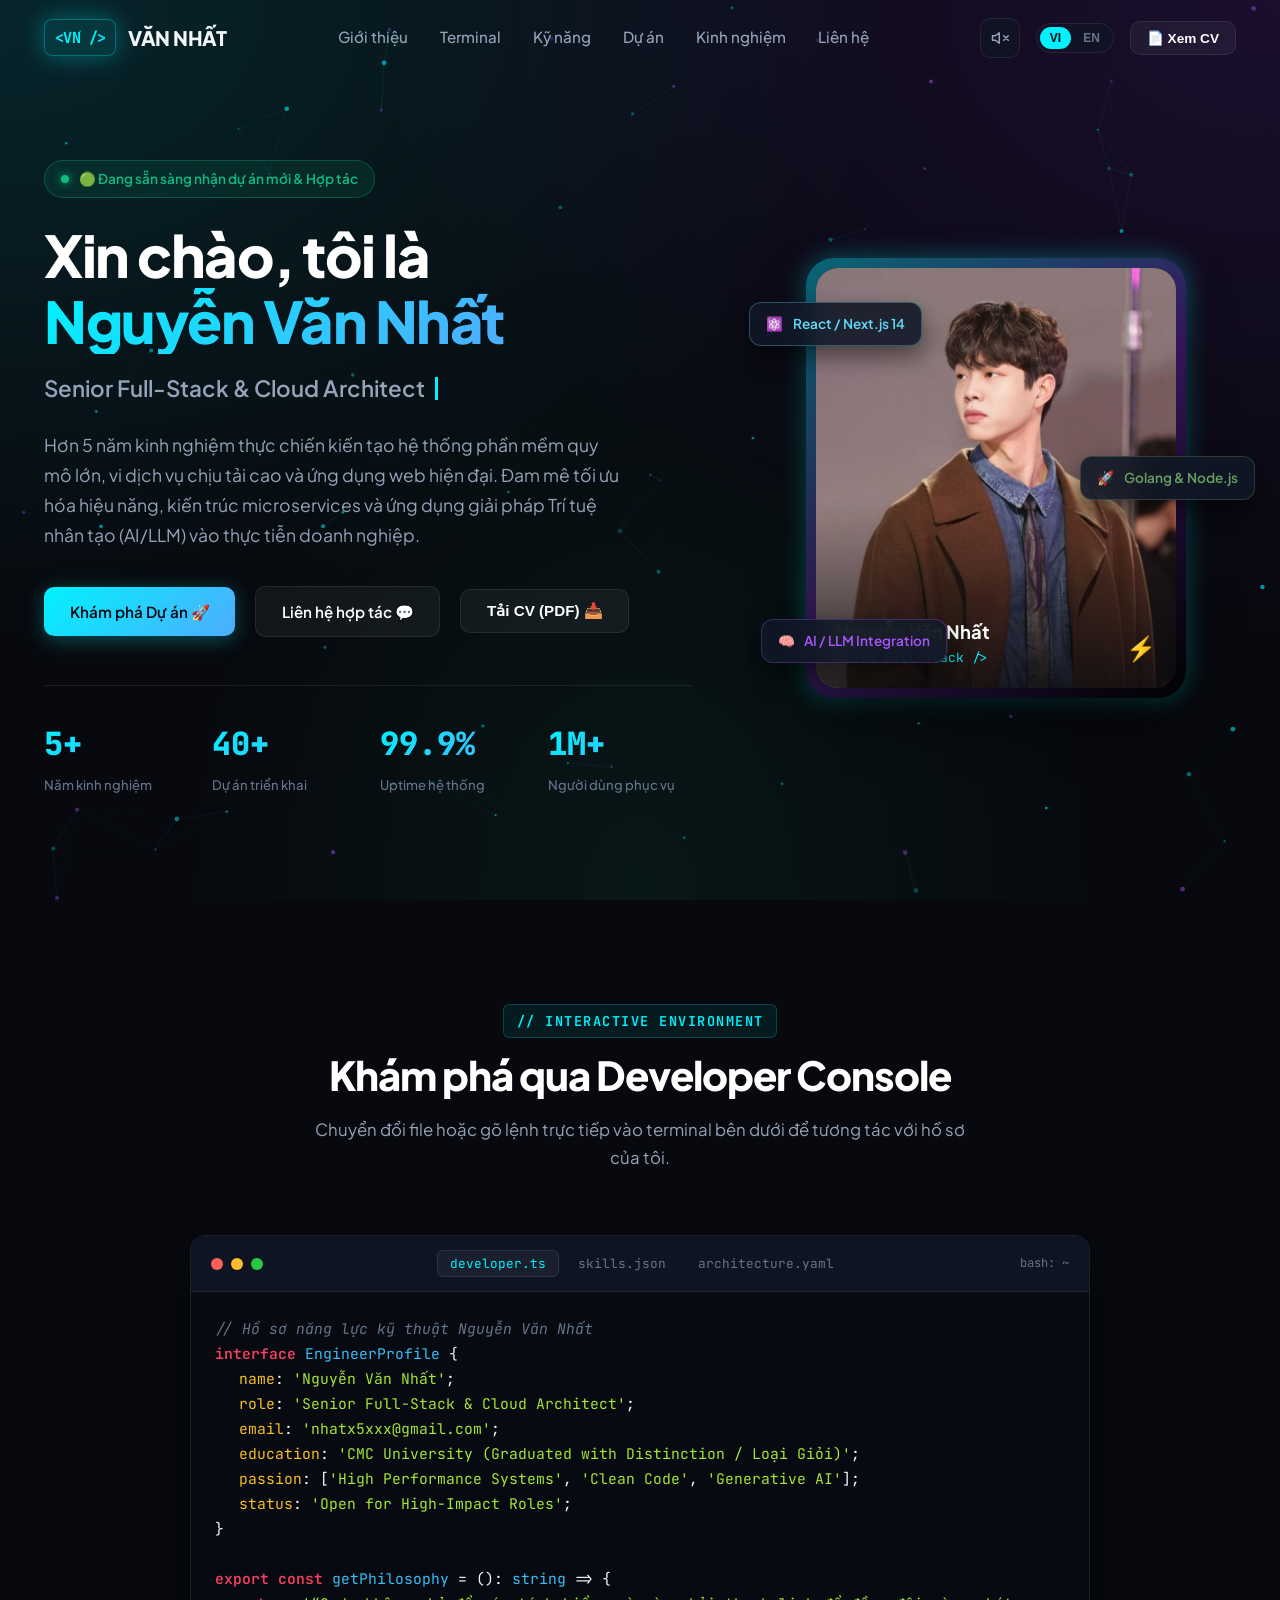
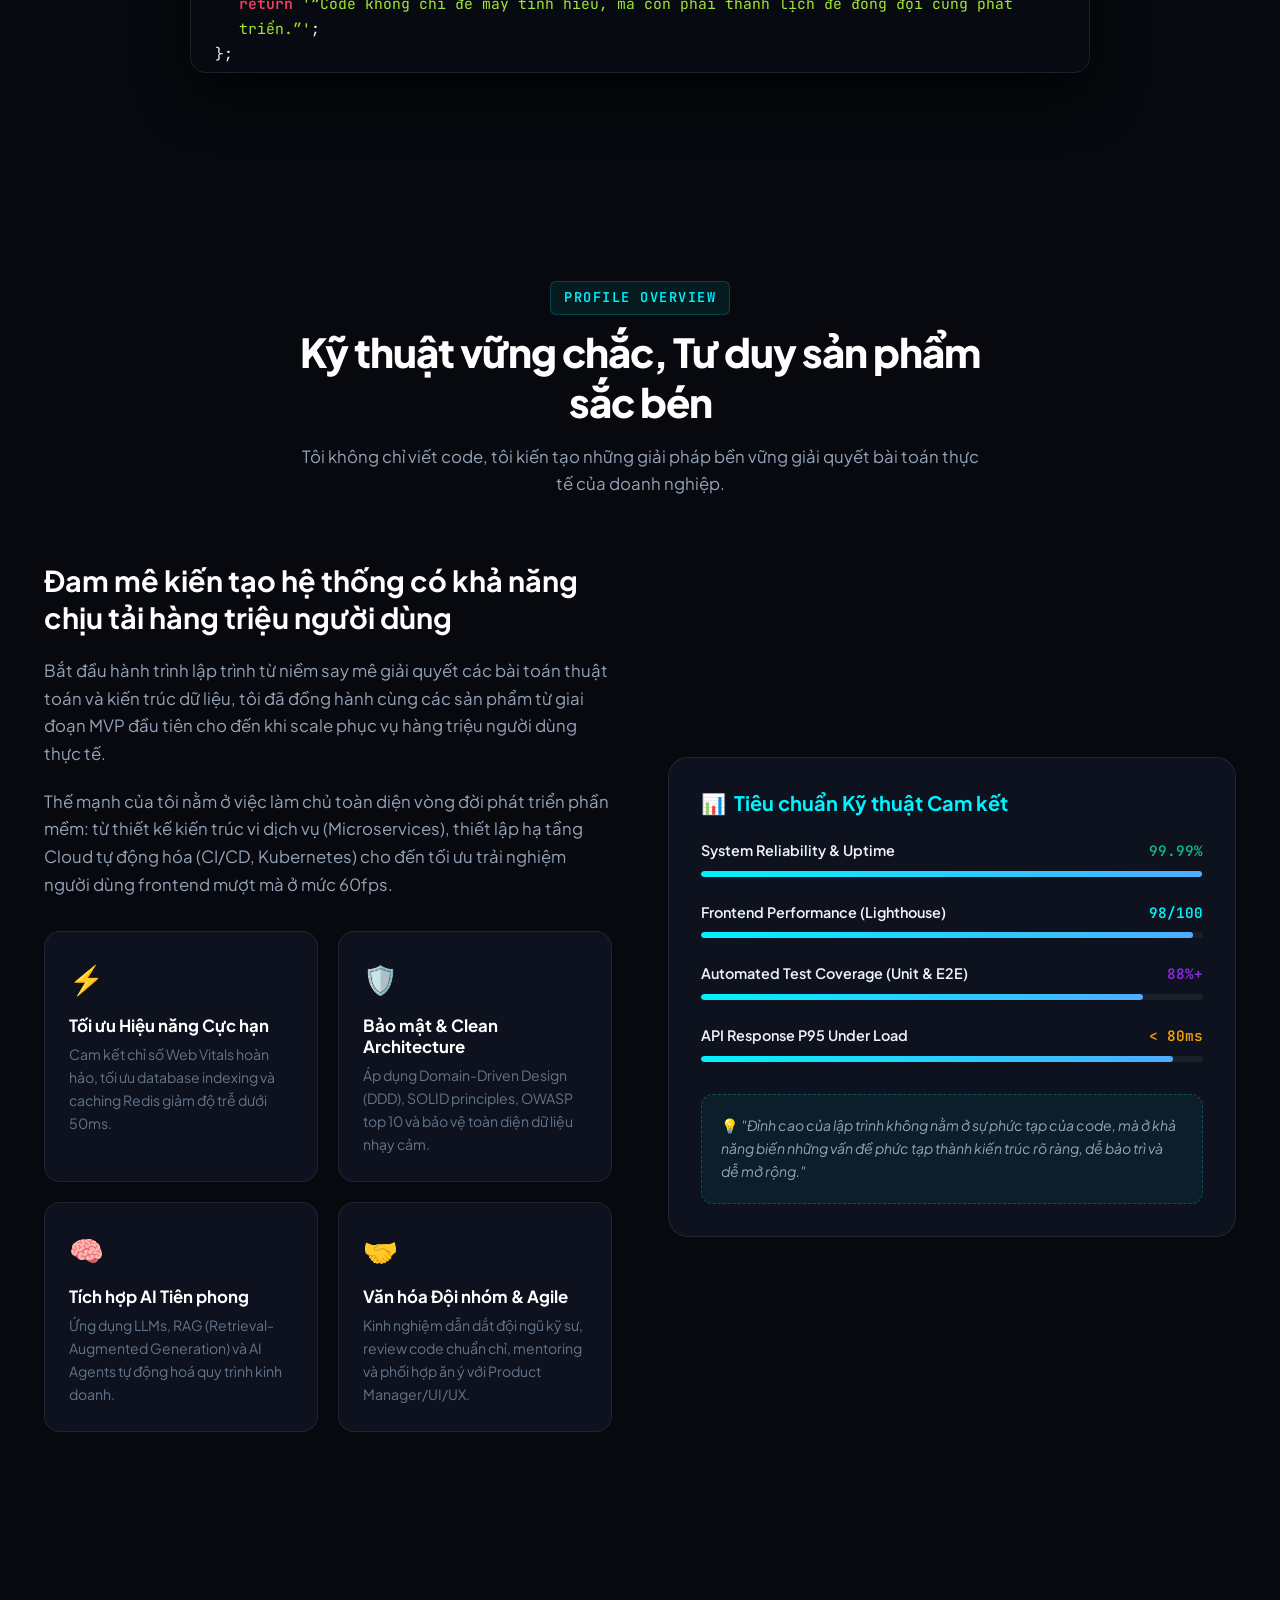
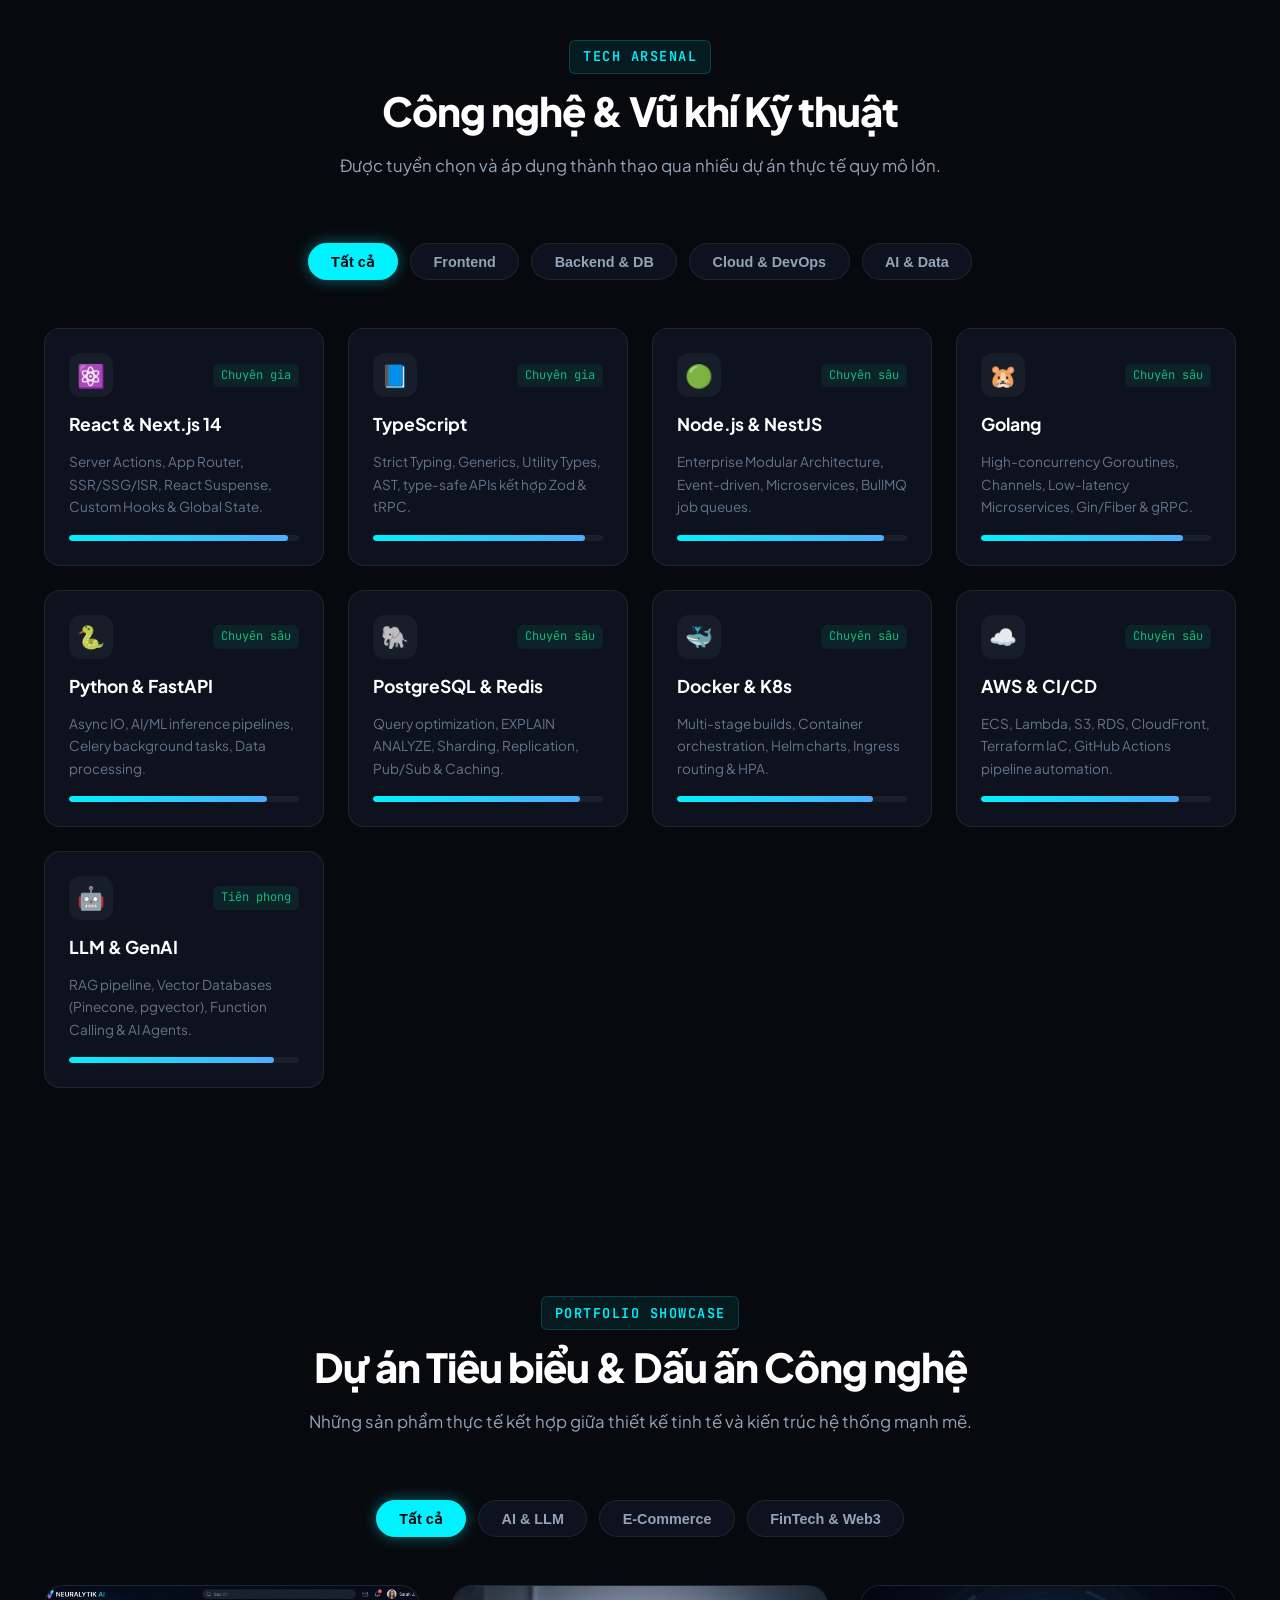
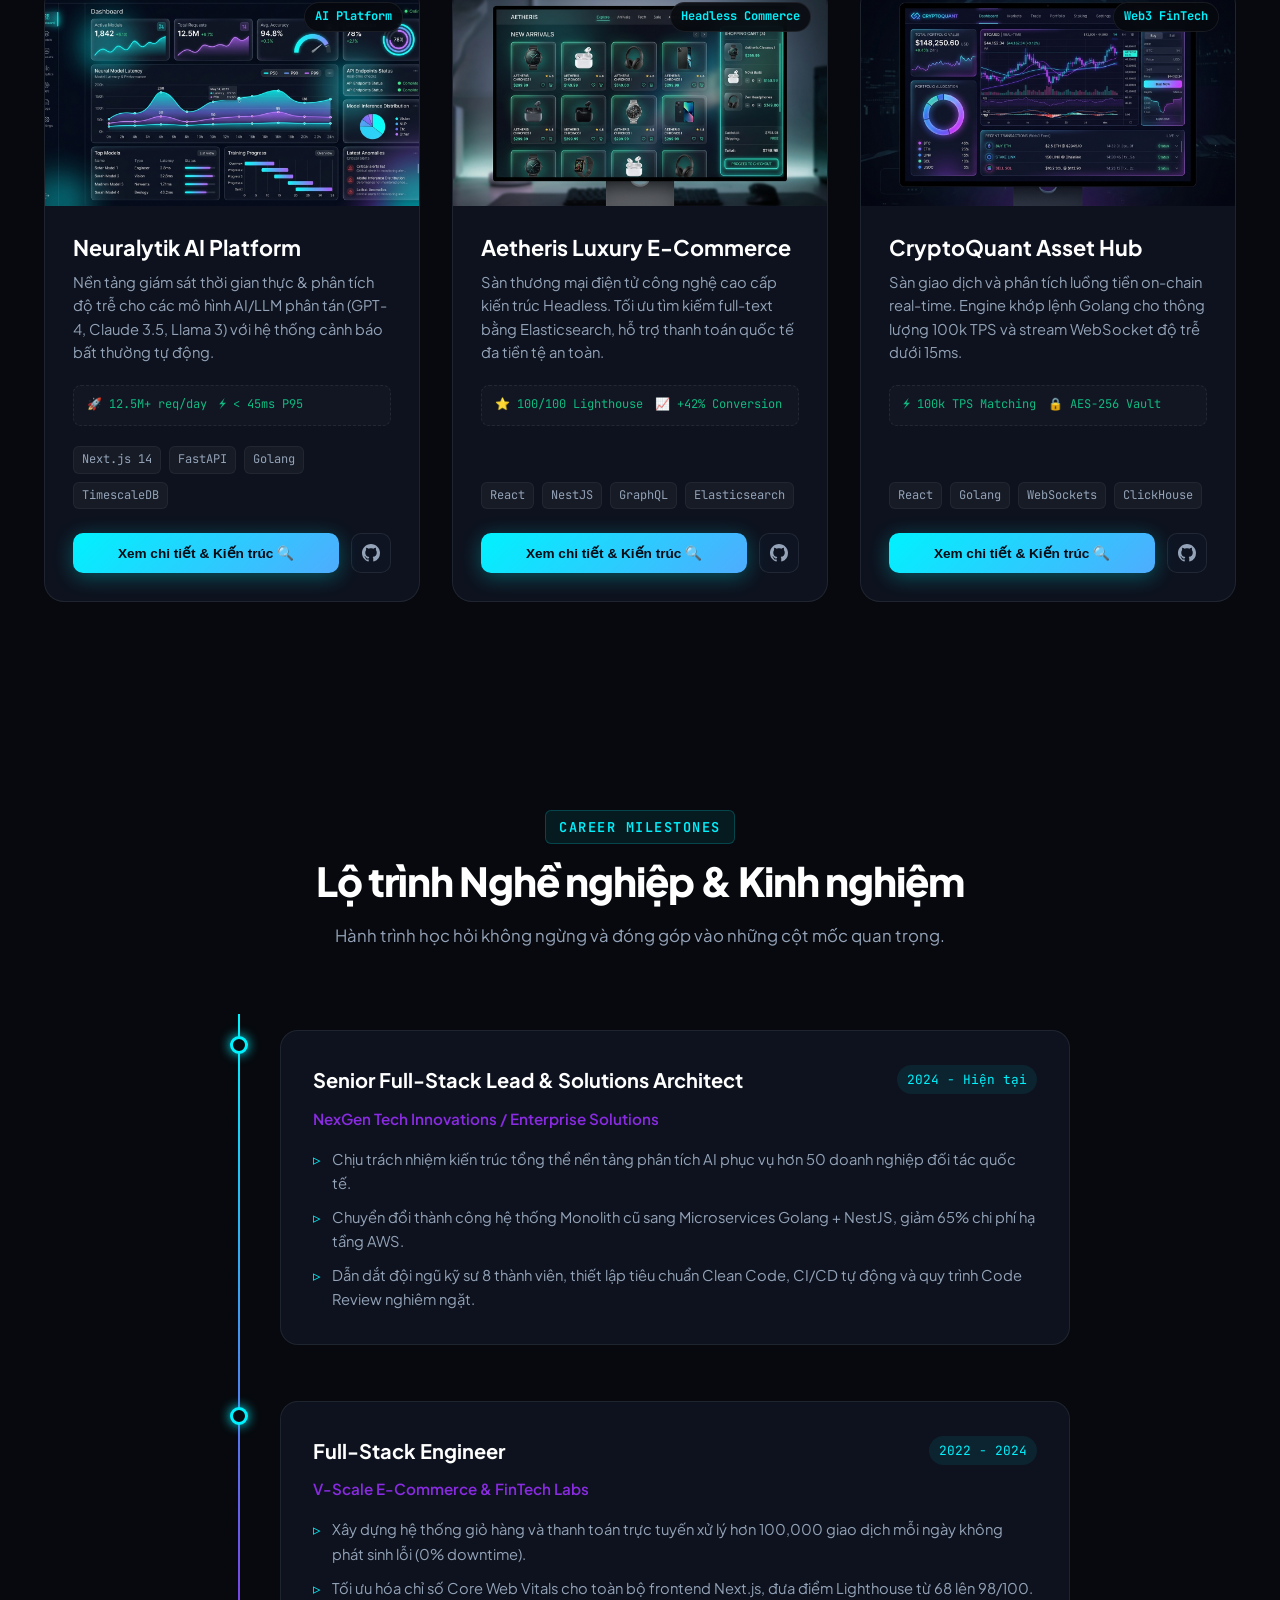
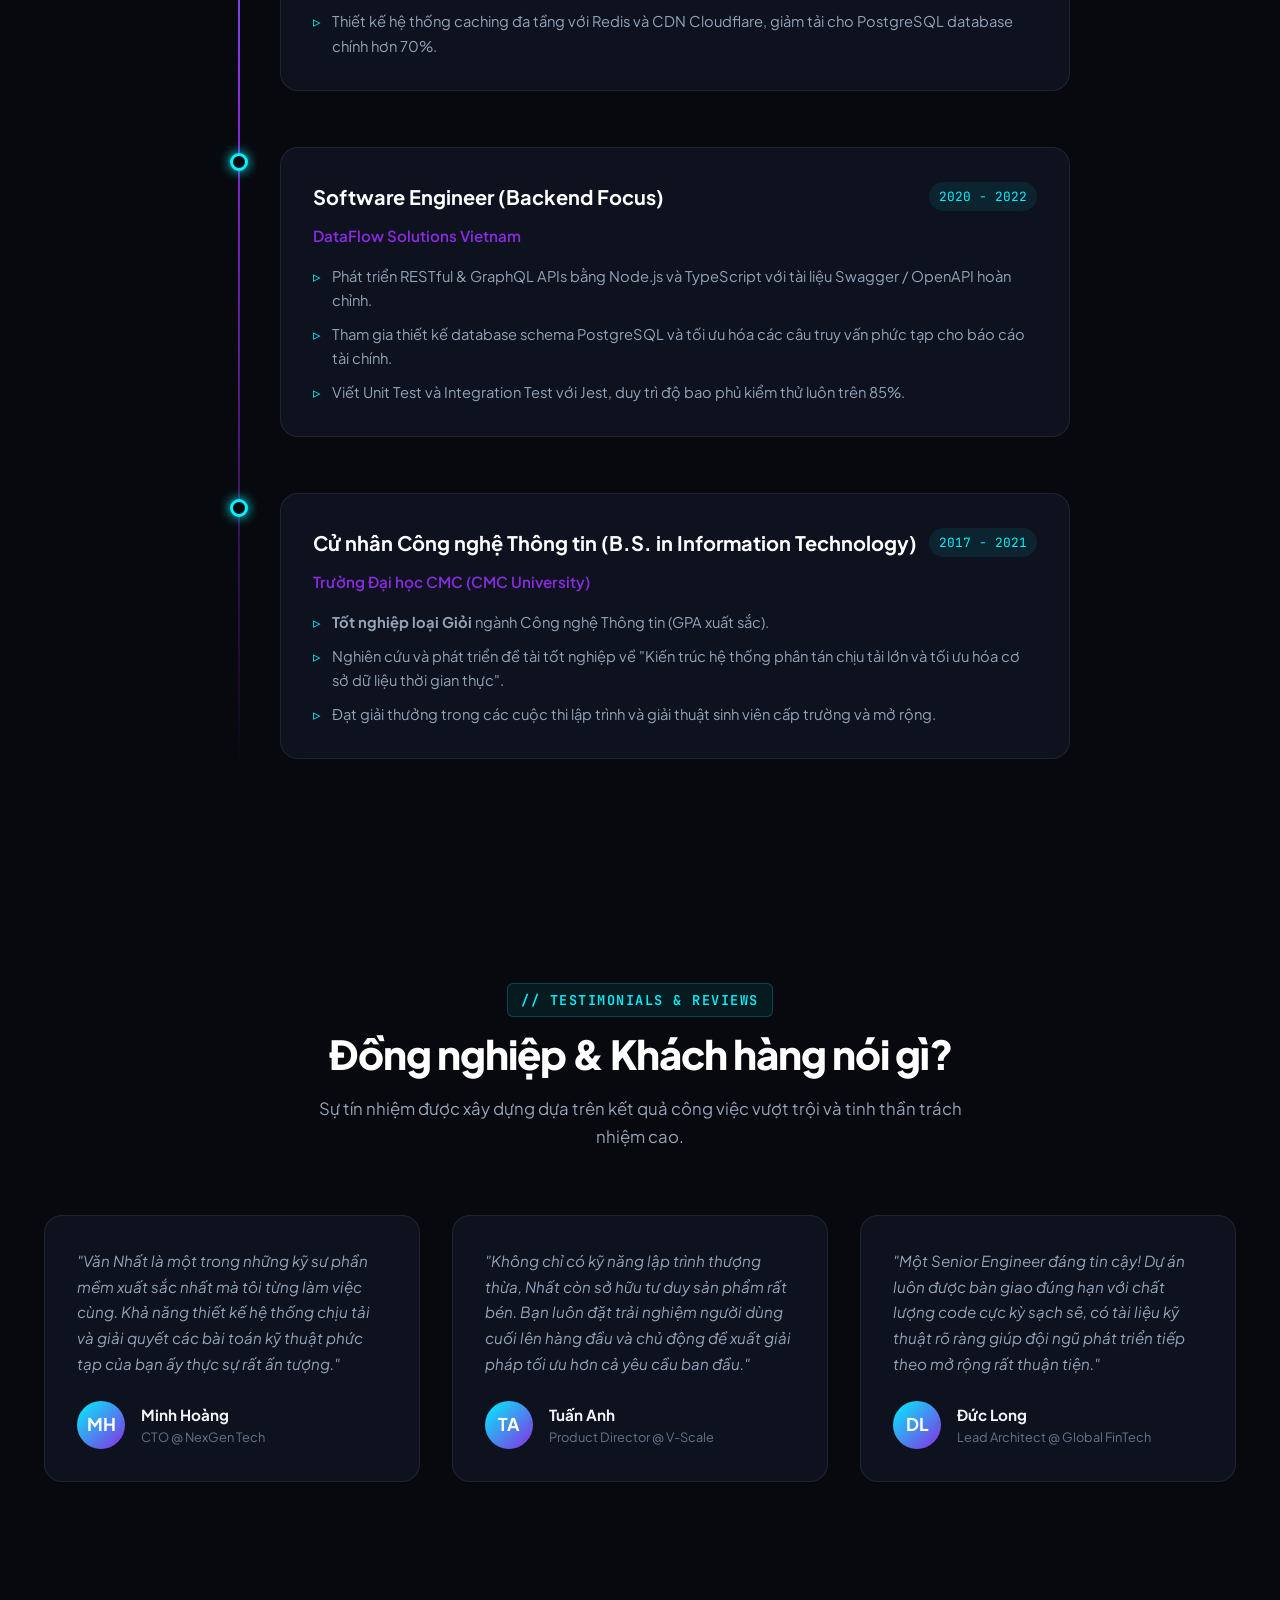
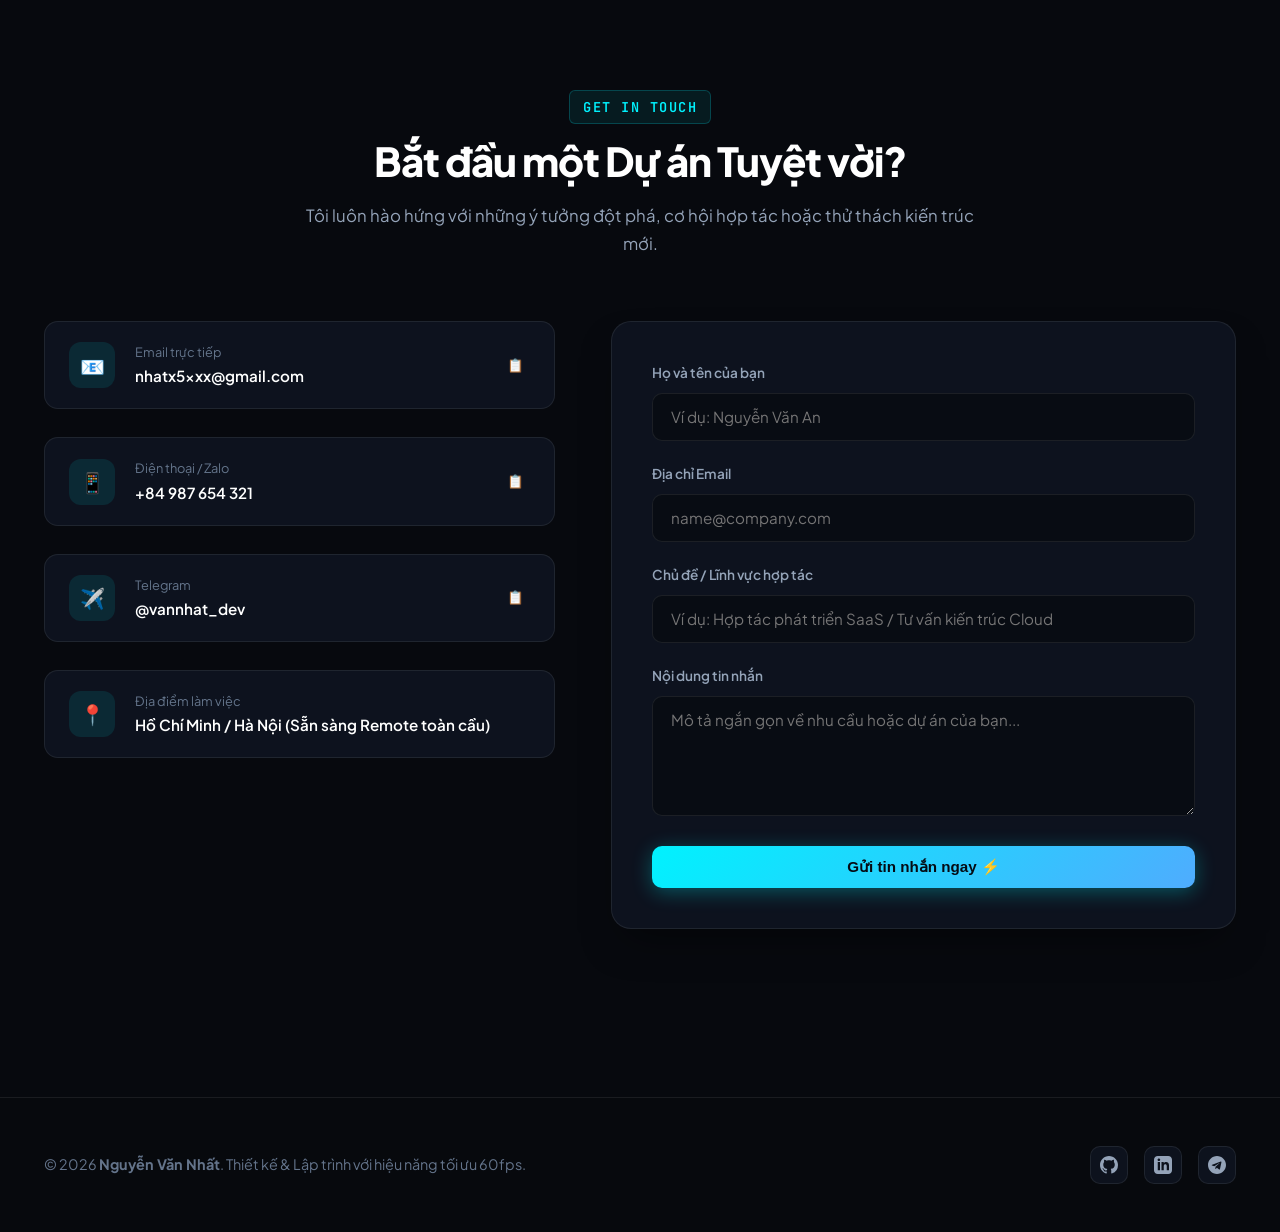
<file: index.html>
<!DOCTYPE html>
<html lang="vi">
<head>
  <meta charset="UTF-8">
  <meta name="viewport" content="width=device-width, initial-scale=1.0">
  <title>Nguyễn Văn Nhất | Senior Full-Stack Engineer & Cloud Architect</title>
  <meta name="description" content="Portfolio chuyên nghiệp của Nguyễn Văn Nhất - Tốt nghiệp loại Giỏi Đại học CMC, Senior Full-Stack Engineer & Cloud Solutions Architect với 5+ năm kinh nghiệm vi dịch vụ và AI.">
  <meta name="keywords" content="Nguyễn Văn Nhất, Văn Nhất, Đại học CMC, Software Engineer, Full-Stack Developer, Cloud Architect, Next.js, TypeScript, Golang, AI Developer">
  <meta name="author" content="Nguyễn Văn Nhất">

  <!-- Open Graph / Meta Social -->
  <meta property="og:type" content="website">
  <meta property="og:title" content="Nguyễn Văn Nhất | Senior Full-Stack Engineer">
  <meta property="og:description" content="Kiến tạo phần mềm hiệu năng cao, vi dịch vụ chịu tải lớn và giải pháp AI tiên tiến.">
  <meta property="og:image" content="assets/images/avatar.jpg">

  <!-- Favicon -->
  <link rel="icon" type="image/svg+xml" href="data:image/svg+xml,<svg xmlns='http://www.w3.org/2000/svg' viewBox='0 0 100 100'><rect width='100' height='100' rx='25' fill='%2307090e'/><text x='50%' y='55%' dominant-baseline='middle' text-anchor='middle' font-family='monospace' font-weight='900' font-size='42' fill='%2300f2fe'>&lt;VN/&gt;</text></svg>">

  <!-- Stylesheet -->
  <link rel="stylesheet" href="css/style.css">
</head>
<body>

  <!-- Background Particle Constellation Canvas -->
  <canvas id="particles-canvas"></canvas>

  
  <!-- SECTION: navbar.html -->
<!-- ==========================================================================
     NAVBAR SECTION
     Chỉnh sửa logo thương hiệu, các liên kết menu và nút hành động
     ========================================================================== -->
<header class="navbar">
  <div class="container nav-container">
    <a href="#hero" class="nav-brand">
      <span class="brand-badge">&lt;VN /&gt;</span>
      <span>VĂN NHẤT</span>
    </a>

    <nav>
      <ul class="nav-links" id="nav-links">
        <li><a href="#about" class="nav-link" data-i18n="navAbout">Giới thiệu</a></li>
        <li><a href="#console" class="nav-link">Terminal</a></li>
        <li><a href="#skills" class="nav-link" data-i18n="navSkills">Kỹ năng</a></li>
        <li><a href="#projects" class="nav-link" data-i18n="navProjects">Dự án</a></li>
        <li><a href="#experience" class="nav-link" data-i18n="navExp">Kinh nghiệm</a></li>
        <li><a href="#contact" class="nav-link" data-i18n="navContact">Liên hệ</a></li>
      </ul>
    </nav>

    <div class="nav-actions">
      <!-- Sound Toggle -->
      <button class="icon-btn" id="sound-toggle-btn" title="Bật/Tắt hiệu ứng âm thanh">
        <svg id="sound-icon" width="18" height="18" fill="none" stroke="currentColor" stroke-width="2" stroke-linecap="round" stroke-linejoin="round" viewBox="0 0 24 24">
          <path d="M11 5L6 9H2v6h4l5 4V5zM23 9l-6 6M17 9l6 6"/>
        </svg>
      </button>

      <!-- Language Switcher -->
      <div class="lang-switch">
        <button class="lang-btn active" id="lang-vi-btn">VI</button>
        <button class="lang-btn" id="lang-en-btn">EN</button>
      </div>

      <!-- CV Modal Trigger -->
      <button class="btn btn-secondary btn-sm open-cv-btn" data-i18n="cvBtn">
        📄 Xem CV
      </button>

      <!-- Mobile Menu Toggle -->
      <button class="mobile-toggle" id="mobile-toggle" aria-label="Toggle Navigation">
        ☰
      </button>
    </div>
  </div>
</header>


  <!-- SECTION: hero.html -->
<!-- ==========================================================================
     HERO SECTION
     Chỉnh sửa tiêu đề mở đầu, họ tên, mô tả ngắn, số liệu thống kê & avatar
     ========================================================================== -->
<section class="hero" id="hero">
  <div class="container hero-grid">
    <!-- Cột trái: Thông tin giới thiệu & Kêu gọi hành động -->
    <div class="hero-content">
      <div class="hero-badge-wrap">
        <span class="status-dot"></span>
        <span data-i18n="statusBadge">🟢 Đang sẵn sàng nhận dự án mới & Hợp tác</span>
      </div>

      <h1 class="hero-title">
        Xin chào, tôi là <br>
        <span class="gradient-text">Nguyễn Văn Nhất</span>
      </h1>

      <div class="hero-subtitle-box">
        <span id="hero-typed-text"></span>
        <span class="typed-cursor"></span>
      </div>

      <p class="hero-desc" data-i18n="heroDesc">
        Hơn 5 năm kinh nghiệm thực chiến kiến tạo hệ thống phần mềm quy mô lớn, vi dịch vụ chịu tải cao và ứng dụng web hiện đại. Đam mê tối ưu hóa hiệu năng, kiến trúc microservices và ứng dụng giải pháp Trí tuệ nhân tạo (AI/LLM) vào thực tiễn doanh nghiệp.
      </p>

      <div class="hero-cta-group">
        <a href="#projects" class="btn btn-primary" data-i18n="ctaProjects">
          Khám phá Dự án 🚀
        </a>
        <a href="#contact" class="btn btn-secondary" data-i18n="ctaContact">
          Liên hệ hợp tác 💬
        </a>
        <button class="btn btn-secondary open-cv-btn">
          Tải CV (PDF) 📥
        </button>
      </div>

      <!-- Bộ đếm chỉ số thực tế -->
      <div class="hero-stats">
        <div class="stat-item">
          <span class="stat-number" data-target="5" data-suffix="+">0+</span>
          <span class="stat-label" data-i18n="statExp">Năm kinh nghiệm</span>
        </div>
        <div class="stat-item">
          <span class="stat-number" data-target="40" data-suffix="+">0+</span>
          <span class="stat-label" data-i18n="statProjects">Dự án triển khai</span>
        </div>
        <div class="stat-item">
          <span class="stat-number" data-target="99.9" data-suffix="%">0%</span>
          <span class="stat-label" data-i18n="statUptime">Uptime hệ thống</span>
        </div>
        <div class="stat-item">
          <span class="stat-number" data-target="1" data-suffix="M+">0M+</span>
          <span class="stat-label" data-i18n="statUsers">Người dùng phục vụ</span>
        </div>
      </div>
    </div>

    <!-- Cột phải: Thẻ Avatar 3D & Huy hiệu công nghệ -->
    <div class="hero-visual">
      <div class="avatar-wrapper">
        <div class="avatar-inner">
          <img src="assets/images/image.png" alt="Nguyễn Văn Nhất - Software Engineer" class="avatar-img">
          <div class="avatar-overlay"></div>
          <div class="avatar-caption">
            <div>
              <div class="caption-name">Nguyễn Văn Nhất</div>
              <div class="caption-role">&lt;Lead Full-Stack /&gt;</div>
            </div>
            <div style="font-size: 1.5rem;">⚡</div>
          </div>
        </div>

        <!-- Floating Badges -->
        <div class="floating-badge badge-react">
          <span>⚛️</span>
          <span>React / Next.js 14</span>
        </div>

        <div class="floating-badge badge-node">
          <span>🚀</span>
          <span>Golang & Node.js</span>
        </div>

        <div class="floating-badge badge-ai">
          <span>🧠</span>
          <span>AI / LLM Integration</span>
        </div>
      </div>
    </div>
  </div>
</section>


  <!-- SECTION: terminal.html -->
<!-- ==========================================================================
     TERMINAL & DEVELOPER CONSOLE SECTION
     Chỉnh sửa các tab code mẫu và lệnh dòng lệnh CLI
     ========================================================================== -->
<section class="section-console" id="console">
  <div class="container">
    <div class="section-header">
      <span class="section-tag">// INTERACTIVE ENVIRONMENT</span>
      <h2 class="section-title">Khám phá qua Developer Console</h2>
      <p class="section-subtitle">Chuyển đổi file hoặc gõ lệnh trực tiếp vào terminal bên dưới để tương tác với hồ sơ của tôi.</p>
    </div>

    <div class="terminal-wrapper">
      <div class="terminal-header">
        <div class="terminal-controls">
          <span class="term-dot term-red"></span>
          <span class="term-dot term-yellow"></span>
          <span class="term-dot term-green"></span>
        </div>

        <div class="terminal-tabs">
          <button class="term-tab active" data-target="tab-dev">developer.ts</button>
          <button class="term-tab" data-target="tab-skills">skills.json</button>
          <button class="term-tab" data-target="tab-arch">architecture.yaml</button>
        </div>

        <div class="terminal-actions">
          <span>bash: ~</span>
        </div>
      </div>

      <div class="terminal-body">
        <!-- Tab 1: developer.ts -->
        <div class="terminal-content active" id="tab-dev">
          <div><span class="code-comment">// Hồ sơ năng lực kỹ thuật Nguyễn Văn Nhất</span></div>
          <div><span class="code-keyword">interface</span> <span class="code-fn">EngineerProfile</span> {</div>
          <div style="padding-left: 1.5rem;"><span class="code-prop">name</span>: <span class="code-string">'Nguyễn Văn Nhất'</span>;</div>
          <div style="padding-left: 1.5rem;"><span class="code-prop">role</span>: <span class="code-string">'Senior Full-Stack & Cloud Architect'</span>;</div>
          <div style="padding-left: 1.5rem;"><span class="code-prop">email</span>: <span class="code-string">'nhatx5xxx@gmail.com'</span>;</div>
          <div style="padding-left: 1.5rem;"><span class="code-prop">education</span>: <span class="code-string">'CMC University (Graduated with Distinction / Loại Giỏi)'</span>;</div>
          <div style="padding-left: 1.5rem;"><span class="code-prop">passion</span>: [<span class="code-string">'High Performance Systems'</span>, <span class="code-string">'Clean Code'</span>, <span class="code-string">'Generative AI'</span>];</div>
          <div style="padding-left: 1.5rem;"><span class="code-prop">status</span>: <span class="code-string">'Open for High-Impact Roles'</span>;</div>
          <div>}</div>
          <br>
          <div><span class="code-keyword">export const</span> <span class="code-fn">getPhilosophy</span> = (): <span class="code-fn">string</span> => {</div>
          <div style="padding-left: 1.5rem;"><span class="code-keyword">return</span> <span class="code-string">'“Code không chỉ để máy tính hiểu, mà còn phải thanh lịch để đồng đội cùng phát triển.”'</span>;</div>
          <div>};</div>
        </div>

        <!-- Tab 2: skills.json -->
        <div class="terminal-content" id="tab-skills">
          <pre style="color: #cbd5e1; font-family: var(--font-mono);">
{
  <span class="code-prop">"frontend"</span>: ["React 19", "Next.js 14", "TypeScript", "Tailwind CSS", "Vue 3"],
  <span class="code-prop">"backend"</span>: ["Node.js", "NestJS", "Golang (Gin/Fiber)", "FastAPI", "gRPC"],
  <span class="code-prop">"databases"</span>: ["PostgreSQL", "Redis", "MongoDB", "ClickHouse", "Elasticsearch"],
  <span class="code-prop">"cloud_devops"</span>: ["AWS (ECS, Lambda, S3, RDS)", "Docker", "Kubernetes", "CI/CD Actions"],
  <span class="code-prop">"ai_tooling"</span>: ["OpenAI API", "LangChain", "Vector DBs (Pinecone/Milvus)", "RAG Architecture"]
}
          </pre>
        </div>

        <!-- Tab 3: architecture.yaml -->
        <div class="terminal-content" id="tab-arch">
          <pre style="color: #cbd5e1; font-family: var(--font-mono);">
<span class="code-comment"># Chiến lược thiết kế hệ thống sản phẩm</span>
<span class="code-prop">system_design</span>:
  <span class="code-prop">api_gateway</span>: Envoy / Cloudflare Edge
  <span class="code-prop">frontend_layer</span>: Edge Caching + Next.js Server Components
  <span class="code-prop">microservices</span>:
    - <span class="code-prop">auth_service</span>: OAuth2 + JWT (Golang)
    - <span class="code-prop">ai_engine</span>: Python Async FastAPI + Celery Queue
    - <span class="code-prop">data_pipeline</span>: Apache Kafka + TimescaleDB
  <span class="code-prop">monitoring</span>: Prometheus + Grafana + OpenTelemetry
  <span class="code-prop">reliability</span>: 99.99% SLA with automated multi-zone failover
          </pre>
        </div>

        <!-- Output of commands -->
        <div id="terminal-cli-output" style="margin-top: 1rem;"></div>

        <!-- CLI Prompt -->
        <div class="term-cli-prompt">
          <span>guest@vannhat-dev:~$</span>
          <input type="text" id="terminal-cli-input" class="term-cli-input" placeholder="Gõ lệnh (thử: help, skills, projects, contact, neofetch, clear)..." autocomplete="off" spellcheck="false">
        </div>
      </div>
    </div>
  </div>
</section>


  <!-- SECTION: about.html -->
<!-- ==========================================================================
     ABOUT SECTION
     Chỉnh sửa triết lý làm việc, câu chuyện bản thân & các thế mạnh kỹ thuật
     ========================================================================== -->
<section class="about" id="about">
  <div class="container">
    <div class="section-header">
      <span class="section-tag" data-i18n="secAboutTag">PROFILE OVERVIEW</span>
      <h2 class="section-title" data-i18n="secAboutTitle">Kỹ thuật vững chắc, Tư duy sản phẩm sắc bén</h2>
      <p class="section-subtitle" data-i18n="secAboutSub">Tôi không chỉ viết code, tôi kiến tạo những giải pháp bền vững giải quyết bài toán thực tế của doanh nghiệp.</p>
    </div>

    <div class="about-grid">
      <div class="about-text">
        <h3>Đam mê kiến tạo hệ thống có khả năng chịu tải hàng triệu người dùng</h3>
        <p>
          Bắt đầu hành trình lập trình từ niềm say mê giải quyết các bài toán thuật toán và kiến trúc dữ liệu, tôi đã đồng hành cùng các sản phẩm từ giai đoạn MVP đầu tiên cho đến khi scale phục vụ hàng triệu người dùng thực tế.
        </p>
        <p>
          Thế mạnh của tôi nằm ở việc làm chủ toàn diện vòng đời phát triển phần mềm: từ thiết kế kiến trúc vi dịch vụ (Microservices), thiết lập hạ tầng Cloud tự động hóa (CI/CD, Kubernetes) cho đến tối ưu trải nghiệm người dùng frontend mượt mà ở mức 60fps.
        </p>

        <div class="about-badges-grid">
          <div class="about-card">
            <span class="card-icon">⚡</span>
            <h4>Tối ưu Hiệu năng Cực hạn</h4>
            <p>Cam kết chỉ số Web Vitals hoàn hảo, tối ưu database indexing và caching Redis giảm độ trễ dưới 50ms.</p>
          </div>

          <div class="about-card">
            <span class="card-icon">🛡️</span>
            <h4>Bảo mật & Clean Architecture</h4>
            <p>Áp dụng Domain-Driven Design (DDD), SOLID principles, OWASP top 10 và bảo vệ toàn diện dữ liệu nhạy cảm.</p>
          </div>

          <div class="about-card">
            <span class="card-icon">🧠</span>
            <h4>Tích hợp AI Tiên phong</h4>
            <p>Ứng dụng LLMs, RAG (Retrieval-Augmented Generation) và AI Agents tự động hoá quy trình kinh doanh.</p>
          </div>

          <div class="about-card">
            <span class="card-icon">🤝</span>
            <h4>Văn hóa Đội nhóm & Agile</h4>
            <p>Kinh nghiệm dẫn dắt đội ngũ kỹ sư, review code chuẩn chỉ, mentoring và phối hợp ăn ý với Product Manager/UI/UX.</p>
          </div>
        </div>
      </div>

      <div class="about-visual">
        <div style="background: var(--bg-card); border: 1px solid var(--border-glass); border-radius: 20px; padding: 2rem;">
          <h4 style="font-size: 1.25rem; margin-bottom: 1.5rem; color: var(--accent-cyan); display: flex; align-items: center; gap: 0.5rem;">
            <span>📊</span> Tiêu chuẩn Kỹ thuật Cam kết
          </h4>

          <div style="display: flex; flex-direction: column; gap: 1.5rem;">
            <div>
              <div style="display: flex; justify-content: space-between; font-size: 0.9rem; font-weight: 600; margin-bottom: 0.5rem;">
                <span>System Reliability & Uptime</span>
                <span style="color: var(--accent-emerald); font-family: var(--font-mono);">99.99%</span>
              </div>
              <div class="skill-bar-wrap"><div class="skill-bar-fill" style="width: 99.9%;"></div></div>
            </div>

            <div>
              <div style="display: flex; justify-content: space-between; font-size: 0.9rem; font-weight: 600; margin-bottom: 0.5rem;">
                <span>Frontend Performance (Lighthouse)</span>
                <span style="color: var(--accent-cyan); font-family: var(--font-mono);">98/100</span>
              </div>
              <div class="skill-bar-wrap"><div class="skill-bar-fill" style="width: 98%;"></div></div>
            </div>

            <div>
              <div style="display: flex; justify-content: space-between; font-size: 0.9rem; font-weight: 600; margin-bottom: 0.5rem;">
                <span>Automated Test Coverage (Unit & E2E)</span>
                <span style="color: var(--accent-purple); font-family: var(--font-mono);">88%+</span>
              </div>
              <div class="skill-bar-wrap"><div class="skill-bar-fill" style="width: 88%;"></div></div>
            </div>

            <div>
              <div style="display: flex; justify-content: space-between; font-size: 0.9rem; font-weight: 600; margin-bottom: 0.5rem;">
                <span>API Response P95 Under Load</span>
                <span style="color: var(--accent-amber); font-family: var(--font-mono);">&lt; 80ms</span>
              </div>
              <div class="skill-bar-wrap"><div class="skill-bar-fill" style="width: 94%;"></div></div>
            </div>
          </div>

            <div style="margin-top: 2rem; padding: 1.2rem; background: rgba(0,242,254,0.05); border: 1px dashed rgba(0,242,254,0.25); border-radius: 12px; font-size: 0.88rem; color: var(--text-secondary);">
              💡 <em>"Đỉnh cao của lập trình không nằm ở sự phức tạp của code, mà ở khả năng biến những vấn đề phức tạp thành kiến trúc rõ ràng, dễ bảo trì và dễ mở rộng."</em>
            </div>
        </div>
      </div>
    </div>
  </div>
</section>


  <!-- SECTION: skills.html -->
<!-- ==========================================================================
     SKILLS & TECH ARSENAL SECTION
     Chỉnh sửa các danh mục kỹ năng, mức độ phần trăm và công nghệ
     ========================================================================== -->
<section class="skills" id="skills">
  <div class="container">
    <div class="section-header">
      <span class="section-tag" data-i18n="secSkillsTag">TECH ARSENAL</span>
      <h2 class="section-title" data-i18n="secSkillsTitle">Công nghệ & Vũ khí Kỹ thuật</h2>
      <p class="section-subtitle" data-i18n="secSkillsSub">Được tuyển chọn và áp dụng thành thạo qua nhiều dự án thực tế quy mô lớn.</p>
    </div>

    <!-- Skill Filter Tabs -->
    <div class="skills-filter">
      <button class="filter-btn skill-filter-btn active" data-filter="all" data-i18n="filterAll">Tất cả</button>
      <button class="filter-btn skill-filter-btn" data-filter="fe" data-i18n="filterFe">Frontend</button>
      <button class="filter-btn skill-filter-btn" data-filter="be" data-i18n="filterBe">Backend & DB</button>
      <button class="filter-btn skill-filter-btn" data-filter="cloud" data-i18n="filterCloud">Cloud & DevOps</button>
      <button class="filter-btn skill-filter-btn" data-filter="ai" data-i18n="filterAi">AI & Data</button>
    </div>

    <!-- Skills Cards Grid -->
    <div class="skills-grid">
      <!-- React / Next.js -->
      <div class="skill-card" data-category="fe">
        <div class="skill-header">
          <div class="skill-icon-box">⚛️</div>
          <span class="skill-level-badge">Chuyên gia</span>
        </div>
        <h4 class="skill-name">React & Next.js 14</h4>
        <p class="skill-desc">Server Actions, App Router, SSR/SSG/ISR, React Suspense, Custom Hooks & Global State.</p>
        <div class="skill-bar-wrap"><div class="skill-bar-fill" style="width: 95%;"></div></div>
      </div>

      <!-- TypeScript -->
      <div class="skill-card" data-category="fe be">
        <div class="skill-header">
          <div class="skill-icon-box">📘</div>
          <span class="skill-level-badge">Chuyên gia</span>
        </div>
        <h4 class="skill-name">TypeScript</h4>
        <p class="skill-desc">Strict Typing, Generics, Utility Types, AST, type-safe APIs kết hợp Zod & tRPC.</p>
        <div class="skill-bar-wrap"><div class="skill-bar-fill" style="width: 92%;"></div></div>
      </div>

      <!-- Node.js & NestJS -->
      <div class="skill-card" data-category="be">
        <div class="skill-header">
          <div class="skill-icon-box">🟢</div>
          <span class="skill-level-badge">Chuyên sâu</span>
        </div>
        <h4 class="skill-name">Node.js & NestJS</h4>
        <p class="skill-desc">Enterprise Modular Architecture, Event-driven, Microservices, BullMQ job queues.</p>
        <div class="skill-bar-wrap"><div class="skill-bar-fill" style="width: 90%;"></div></div>
      </div>

      <!-- Golang -->
      <div class="skill-card" data-category="be">
        <div class="skill-header">
          <div class="skill-icon-box">🐹</div>
          <span class="skill-level-badge">Chuyên sâu</span>
        </div>
        <h4 class="skill-name">Golang</h4>
        <p class="skill-desc">High-concurrency Goroutines, Channels, Low-latency Microservices, Gin/Fiber & gRPC.</p>
        <div class="skill-bar-wrap"><div class="skill-bar-fill" style="width: 88%;"></div></div>
      </div>

      <!-- Python & FastAPI -->
      <div class="skill-card" data-category="be ai">
        <div class="skill-header">
          <div class="skill-icon-box">🐍</div>
          <span class="skill-level-badge">Chuyên sâu</span>
        </div>
        <h4 class="skill-name">Python & FastAPI</h4>
        <p class="skill-desc">Async IO, AI/ML inference pipelines, Celery background tasks, Data processing.</p>
        <div class="skill-bar-wrap"><div class="skill-bar-fill" style="width: 86%;"></div></div>
      </div>

      <!-- PostgreSQL & Redis -->
      <div class="skill-card" data-category="be">
        <div class="skill-header">
          <div class="skill-icon-box">🐘</div>
          <span class="skill-level-badge">Chuyên sâu</span>
        </div>
        <h4 class="skill-name">PostgreSQL & Redis</h4>
        <p class="skill-desc">Query optimization, EXPLAIN ANALYZE, Sharding, Replication, Pub/Sub & Caching.</p>
        <div class="skill-bar-wrap"><div class="skill-bar-fill" style="width: 90%;"></div></div>
      </div>

      <!-- Docker & Kubernetes -->
      <div class="skill-card" data-category="cloud">
        <div class="skill-header">
          <div class="skill-icon-box">🐳</div>
          <span class="skill-level-badge">Chuyên sâu</span>
        </div>
        <h4 class="skill-name">Docker & K8s</h4>
        <p class="skill-desc">Multi-stage builds, Container orchestration, Helm charts, Ingress routing & HPA.</p>
        <div class="skill-bar-wrap"><div class="skill-bar-fill" style="width: 85%;"></div></div>
      </div>

      <!-- AWS Cloud & CI/CD -->
      <div class="skill-card" data-category="cloud">
        <div class="skill-header">
          <div class="skill-icon-box">☁️</div>
          <span class="skill-level-badge">Chuyên sâu</span>
        </div>
        <h4 class="skill-name">AWS & CI/CD</h4>
        <p class="skill-desc">ECS, Lambda, S3, RDS, CloudFront, Terraform IaC, GitHub Actions pipeline automation.</p>
        <div class="skill-bar-wrap"><div class="skill-bar-fill" style="width: 86%;"></div></div>
      </div>

      <!-- AI & LLM Systems -->
      <div class="skill-card" data-category="ai">
        <div class="skill-header">
          <div class="skill-icon-box">🤖</div>
          <span class="skill-level-badge">Tiên phong</span>
        </div>
        <h4 class="skill-name">LLM & GenAI</h4>
        <p class="skill-desc">RAG pipeline, Vector Databases (Pinecone, pgvector), Function Calling & AI Agents.</p>
        <div class="skill-bar-wrap"><div class="skill-bar-fill" style="width: 89%;"></div></div>
      </div>
    </div>
  </div>
</section>


  <!-- SECTION: projects.html -->
<!-- ==========================================================================
     FEATURED PROJECTS SECTION
     Chỉnh sửa danh sách dự án, ảnh minh họa, tags và link demo / GitHub
     ========================================================================== -->
<section class="projects" id="projects">
  <div class="container">
    <div class="section-header">
      <span class="section-tag" data-i18n="secProjectsTag">PORTFOLIO SHOWCASE</span>
      <h2 class="section-title" data-i18n="secProjectsTitle">Dự án Tiêu biểu & Dấu ấn Công nghệ</h2>
      <p class="section-subtitle" data-i18n="secProjectsSub">Những sản phẩm thực tế kết hợp giữa thiết kế tinh tế và kiến trúc hệ thống mạnh mẽ.</p>
    </div>

    <!-- Project Filters -->
    <div class="skills-filter">
      <button class="filter-btn project-filter-btn active" data-filter="all" data-i18n="filterAll">Tất cả</button>
      <button class="filter-btn project-filter-btn" data-filter="ai">AI & LLM</button>
      <button class="filter-btn project-filter-btn" data-filter="ecommerce">E-Commerce</button>
      <button class="filter-btn project-filter-btn" data-filter="fintech">FinTech & Web3</button>
    </div>

    <div class="projects-grid">
      <!-- Project 1: Neuralytik AI -->
      <div class="project-card" data-category="ai">
        <div class="project-img-box">
          <img src="assets/images/project-ai.jpg" alt="Neuralytik AI Platform" class="project-img">
          <span class="project-badge-float">AI Platform</span>
        </div>

        <div class="project-content">
          <h3 class="project-title">Neuralytik AI Platform</h3>
          <p class="project-desc">
            Nền tảng giám sát thời gian thực & phân tích độ trễ cho các mô hình AI/LLM phân tán (GPT-4, Claude 3.5, Llama 3) với hệ thống cảnh báo bất thường tự động.
          </p>

          <div class="project-metrics">
            <span class="metric-pill">🚀 12.5M+ req/day</span>
            <span class="metric-pill">⚡ &lt; 45ms P95</span>
          </div>

          <div class="project-tags">
            <span class="project-tag">Next.js 14</span>
            <span class="project-tag">FastAPI</span>
            <span class="project-tag">Golang</span>
            <span class="project-tag">TimescaleDB</span>
          </div>

          <div class="project-actions">
            <button class="btn btn-primary btn-sm open-project-btn" data-project="ai" style="flex: 1;">
              Xem chi tiết & Kiến trúc 🔍
            </button>
            <a href="https://github.com/vannhat/neuralytik-ai" target="_blank" class="icon-btn" title="GitHub Source">
              <svg width="18" height="18" fill="currentColor" viewBox="0 0 24 24"><path d="M12 0C5.37 0 0 5.37 0 12c0 5.31 3.435 9.795 8.205 11.385.6.105.825-.255.825-.57 0-.285-.015-1.23-.015-2.235-3.015.555-3.795-.735-4.035-1.41-.135-.345-.72-1.41-1.23-1.695-.42-.225-1.02-.78-.015-.795.945-.015 1.62.87 1.845 1.23 1.08 1.815 2.805 1.305 3.495.99.105-.78.42-1.305.765-1.605-2.67-.3-5.46-1.335-5.46-5.925 0-1.305.465-2.385 1.23-3.225-.12-.3-.54-1.53.12-3.18 0 0 1.005-.315 3.3 1.23.96-.27 1.98-.405 3-.405s2.04.135 3 .405c2.295-1.56 3.3-1.23 3.3-1.23.66 1.65.24 2.88.12 3.18.765.84 1.23 1.905 1.23 3.225 0 4.605-2.805 5.625-5.475 5.925.435.375.81 1.095.81 2.22 0 1.605-.015 2.895-.015 3.3 0 .315.225.69.825.57A12.02 12.02 0 0024 12c0-6.63-5.37-12-12-12z"/></svg>
            </a>
          </div>
        </div>
      </div>

      <!-- Project 2: Aetheris E-Commerce -->
      <div class="project-card" data-category="ecommerce">
        <div class="project-img-box">
          <img src="assets/images/project-ecommerce.jpg" alt="Aetheris E-Commerce Platform" class="project-img">
          <span class="project-badge-float">Headless Commerce</span>
        </div>

        <div class="project-content">
          <h3 class="project-title">Aetheris Luxury E-Commerce</h3>
          <p class="project-desc">
            Sàn thương mại điện tử công nghệ cao cấp kiến trúc Headless. Tối ưu tìm kiếm full-text bằng Elasticsearch, hỗ trợ thanh toán quốc tế đa tiền tệ an toàn.
          </p>

          <div class="project-metrics">
            <span class="metric-pill">⭐ 100/100 Lighthouse</span>
            <span class="metric-pill">📈 +42% Conversion</span>
          </div>

          <div class="project-tags">
            <span class="project-tag">React</span>
            <span class="project-tag">NestJS</span>
            <span class="project-tag">GraphQL</span>
            <span class="project-tag">Elasticsearch</span>
          </div>

          <div class="project-actions">
            <button class="btn btn-primary btn-sm open-project-btn" data-project="ecommerce" style="flex: 1;">
              Xem chi tiết & Kiến trúc 🔍
            </button>
            <a href="https://github.com/vannhat/aetheris-ecommerce" target="_blank" class="icon-btn" title="GitHub Source">
              <svg width="18" height="18" fill="currentColor" viewBox="0 0 24 24"><path d="M12 0C5.37 0 0 5.37 0 12c0 5.31 3.435 9.795 8.205 11.385.6.105.825-.255.825-.57 0-.285-.015-1.23-.015-2.235-3.015.555-3.795-.735-4.035-1.41-.135-.345-.72-1.41-1.23-1.695-.42-.225-1.02-.78-.015-.795.945-.015 1.62.87 1.845 1.23 1.08 1.815 2.805 1.305 3.495.99.105-.78.42-1.305.765-1.605-2.67-.3-5.46-1.335-5.46-5.925 0-1.305.465-2.385 1.23-3.225-.12-.3-.54-1.53.12-3.18 0 0 1.005-.315 3.3 1.23.96-.27 1.98-.405 3-.405s2.04.135 3 .405c2.295-1.56 3.3-1.23 3.3-1.23.66 1.65.24 2.88.12 3.18.765.84 1.23 1.905 1.23 3.225 0 4.605-2.805 5.625-5.475 5.925.435.375.81 1.095.81 2.22 0 1.605-.015 2.895-.015 3.3 0 .315.225.69.825.57A12.02 12.02 0 0024 12c0-6.63-5.37-12-12-12z"/></svg>
            </a>
          </div>
        </div>
      </div>

      <!-- Project 3: CryptoQuant FinTech -->
      <div class="project-card" data-category="fintech">
        <div class="project-img-box">
          <img src="assets/images/project-fintech.jpg" alt="CryptoQuant Trading Dashboard" class="project-img">
          <span class="project-badge-float">Web3 FinTech</span>
        </div>

        <div class="project-content">
          <h3 class="project-title">CryptoQuant Asset Hub</h3>
          <p class="project-desc">
            Sàn giao dịch và phân tích luồng tiền on-chain real-time. Engine khớp lệnh Golang cho thông lượng 100k TPS và stream WebSocket độ trễ dưới 15ms.
          </p>

          <div class="project-metrics">
            <span class="metric-pill">⚡ 100k TPS Matching</span>
            <span class="metric-pill">🔒 AES-256 Vault</span>
          </div>

          <div class="project-tags">
            <span class="project-tag">React</span>
            <span class="project-tag">Golang</span>
            <span class="project-tag">WebSockets</span>
            <span class="project-tag">ClickHouse</span>
          </div>

          <div class="project-actions">
            <button class="btn btn-primary btn-sm open-project-btn" data-project="fintech" style="flex: 1;">
              Xem chi tiết & Kiến trúc 🔍
            </button>
            <a href="https://github.com/vannhat/cryptoquant-exchange" target="_blank" class="icon-btn" title="GitHub Source">
              <svg width="18" height="18" fill="currentColor" viewBox="0 0 24 24"><path d="M12 0C5.37 0 0 5.37 0 12c0 5.31 3.435 9.795 8.205 11.385.6.105.825-.255.825-.57 0-.285-.015-1.23-.015-2.235-3.015.555-3.795-.735-4.035-1.41-.135-.345-.72-1.41-1.23-1.695-.42-.225-1.02-.78-.015-.795.945-.015 1.62.87 1.845 1.23 1.08 1.815 2.805 1.305 3.495.99.105-.78.42-1.305.765-1.605-2.67-.3-5.46-1.335-5.46-5.925 0-1.305.465-2.385 1.23-3.225-.12-.3-.54-1.53.12-3.18 0 0 1.005-.315 3.3 1.23.96-.27 1.98-.405 3-.405s2.04.135 3 .405c2.295-1.56 3.3-1.23 3.3-1.23.66 1.65.24 2.88.12 3.18.765.84 1.23 1.905 1.23 3.225 0 4.605-2.805 5.625-5.475 5.925.435.375.81 1.095.81 2.22 0 1.605-.015 2.895-.015 3.3 0 .315.225.69.825.57A12.02 12.02 0 0024 12c0-6.63-5.37-12-12-12z"/></svg>
            </a>
          </div>
        </div>
      </div>
    </div>
  </div>
</section>


  <!-- SECTION: experience.html -->
<!-- ==========================================================================
     CAREER MILESTONES & EXPERIENCE SECTION
     Chỉnh sửa lộ trình công tác, vị trí công việc, trường học & bằng cấp
     ========================================================================== -->
<section class="experience" id="experience">
  <div class="container">
    <div class="section-header">
      <span class="section-tag" data-i18n="secExpTag">CAREER MILESTONES</span>
      <h2 class="section-title" data-i18n="secExpTitle">Lộ trình Nghề nghiệp & Kinh nghiệm</h2>
      <p class="section-subtitle" data-i18n="secExpSub">Hành trình học hỏi không ngừng và đóng góp vào những cột mốc quan trọng.</p>
    </div>

    <div class="timeline">
      <!-- Vị trí 1: Hiện tại -->
      <div class="timeline-item">
        <div class="timeline-dot"></div>
        <div class="timeline-card">
          <div class="timeline-top">
            <span class="timeline-role">Senior Full-Stack Lead & Solutions Architect</span>
            <span class="timeline-period">2024 - Hiện tại</span>
          </div>
          <div class="timeline-company">NexGen Tech Innovations / Enterprise Solutions</div>
          <ul class="timeline-duties">
            <li>Chịu trách nhiệm kiến trúc tổng thể nền tảng phân tích AI phục vụ hơn 50 doanh nghiệp đối tác quốc tế.</li>
            <li>Chuyển đổi thành công hệ thống Monolith cũ sang Microservices Golang + NestJS, giảm 65% chi phí hạ tầng AWS.</li>
            <li>Dẫn dắt đội ngũ kỹ sư 8 thành viên, thiết lập tiêu chuẩn Clean Code, CI/CD tự động và quy trình Code Review nghiêm ngặt.</li>
          </ul>
        </div>
      </div>

      <!-- Vị trí 2 -->
      <div class="timeline-item">
        <div class="timeline-dot"></div>
        <div class="timeline-card">
          <div class="timeline-top">
            <span class="timeline-role">Full-Stack Engineer</span>
            <span class="timeline-period">2022 - 2024</span>
          </div>
          <div class="timeline-company">V-Scale E-Commerce & FinTech Labs</div>
          <ul class="timeline-duties">
            <li>Xây dựng hệ thống giỏ hàng và thanh toán trực tuyến xử lý hơn 100,000 giao dịch mỗi ngày không phát sinh lỗi (0% downtime).</li>
            <li>Tối ưu hóa chỉ số Core Web Vitals cho toàn bộ frontend Next.js, đưa điểm Lighthouse từ 68 lên 98/100.</li>
            <li>Thiết kế hệ thống caching đa tầng với Redis và CDN Cloudflare, giảm tải cho PostgreSQL database chính hơn 70%.</li>
          </ul>
        </div>
      </div>

      <!-- Vị trí 3 -->
      <div class="timeline-item">
        <div class="timeline-dot"></div>
        <div class="timeline-card">
          <div class="timeline-top">
            <span class="timeline-role">Software Engineer (Backend Focus)</span>
            <span class="timeline-period">2020 - 2022</span>
          </div>
          <div class="timeline-company">DataFlow Solutions Vietnam</div>
          <ul class="timeline-duties">
            <li>Phát triển RESTful & GraphQL APIs bằng Node.js và TypeScript với tài liệu Swagger / OpenAPI hoàn chỉnh.</li>
            <li>Tham gia thiết kế database schema PostgreSQL và tối ưu hóa các câu truy vấn phức tạp cho báo cáo tài chính.</li>
            <li>Viết Unit Test và Integration Test với Jest, duy trì độ bao phủ kiểm thử luôn trên 85%.</li>
          </ul>
        </div>
      </div>

      <!-- Học vấn & Bằng cấp: Đại học CMC (CMC University) - Loại Giỏi -->
      <div class="timeline-item">
        <div class="timeline-dot"></div>
        <div class="timeline-card">
          <div class="timeline-top">
            <span class="timeline-role">Cử nhân Công nghệ Thông tin (B.S. in Information Technology)</span>
            <span class="timeline-period">2017 - 2021</span>
          </div>
          <div class="timeline-company">Trường Đại học CMC (CMC University)</div>
          <ul class="timeline-duties">
            <li><strong>Tốt nghiệp loại Giỏi</strong> ngành Công nghệ Thông tin (GPA xuất sắc).</li>
            <li>Nghiên cứu và phát triển đề tài tốt nghiệp về "Kiến trúc hệ thống phân tán chịu tải lớn và tối ưu hóa cơ sở dữ liệu thời gian thực".</li>
            <li>Đạt giải thưởng trong các cuộc thi lập trình và giải thuật sinh viên cấp trường và mở rộng.</li>
          </ul>
        </div>
      </div>
    </div>
  </div>
</section>


  <!-- SECTION: testimonials.html -->
<!-- ==========================================================================
     TESTIMONIALS SECTION
     Chỉnh sửa đánh giá, nhận xét từ đồng nghiệp, CTO và cấp quản lý
     ========================================================================== -->
<section class="testimonials" id="testimonials">
  <div class="container">
    <div class="section-header">
      <span class="section-tag">// TESTIMONIALS & REVIEWS</span>
      <h2 class="section-title">Đồng nghiệp & Khách hàng nói gì?</h2>
      <p class="section-subtitle">Sự tín nhiệm được xây dựng dựa trên kết quả công việc vượt trội và tinh thần trách nhiệm cao.</p>
    </div>

    <div class="testimonials-grid">
      <div class="testimonial-card">
        <p class="test-quote">
          "Văn Nhất là một trong những kỹ sư phần mềm xuất sắc nhất mà tôi từng làm việc cùng. Khả năng thiết kế hệ thống chịu tải và giải quyết các bài toán kỹ thuật phức tạp của bạn ấy thực sự rất ấn tượng."
        </p>
        <div class="test-author-box">
          <div class="test-avatar">MH</div>
          <div>
            <div class="test-name">Minh Hoàng</div>
            <div class="test-title">CTO @ NexGen Tech</div>
          </div>
        </div>
      </div>

      <div class="testimonial-card">
        <p class="test-quote">
          "Không chỉ có kỹ năng lập trình thượng thừa, Nhất còn sở hữu tư duy sản phẩm rất bén. Bạn luôn đặt trải nghiệm người dùng cuối lên hàng đầu và chủ động đề xuất giải pháp tối ưu hơn cả yêu cầu ban đầu."
        </p>
        <div class="test-author-box">
          <div class="test-avatar">TA</div>
          <div>
            <div class="test-name">Tuấn Anh</div>
            <div class="test-title">Product Director @ V-Scale</div>
          </div>
        </div>
      </div>

      <div class="testimonial-card">
        <p class="test-quote">
          "Một Senior Engineer đáng tin cậy! Dự án luôn được bàn giao đúng hạn với chất lượng code cực kỳ sạch sẽ, có tài liệu kỹ thuật rõ ràng giúp đội ngũ phát triển tiếp theo mở rộng rất thuận tiện."
        </p>
        <div class="test-author-box">
          <div class="test-avatar">DL</div>
          <div>
            <div class="test-name">Đức Long</div>
            <div class="test-title">Lead Architect @ Global FinTech</div>
          </div>
        </div>
      </div>
    </div>
  </div>
</section>


  <!-- SECTION: contact.html -->
<!-- ==========================================================================
     CONTACT & COLLABORATION SECTION
     Chỉnh sửa thông tin liên hệ: Email nhatx5xxx@gmail.com, SĐT, Zalo, Telegram & Form
     ========================================================================== -->
<section class="contact" id="contact">
  <div class="container">
    <div class="section-header">
      <span class="section-tag" data-i18n="secContactTag">GET IN TOUCH</span>
      <h2 class="section-title" data-i18n="secContactTitle">Bắt đầu một Dự án Tuyệt vời?</h2>
      <p class="section-subtitle" data-i18n="secContactSub">Tôi luôn hào hứng với những ý tưởng đột phá, cơ hội hợp tác hoặc thử thách kiến trúc mới.</p>
    </div>

    <div class="contact-grid">
      <!-- Cột trái: Danh sách các kênh liên hệ trực tiếp -->
      <div class="contact-info">
        <!-- Email Chính Xác -->
        <div class="contact-item">
          <div class="contact-icon-box">📧</div>
          <div>
            <div class="contact-label">Email trực tiếp</div>
            <div class="contact-val">nhatx5xxx@gmail.com</div>
          </div>
          <button class="contact-copy-btn copy-btn" data-copy="nhatx5xxx@gmail.com" title="Sao chép email">
            📋
          </button>
        </div>

        <!-- Phone / Zalo -->
        <div class="contact-item">
          <div class="contact-icon-box">📱</div>
          <div>
            <div class="contact-label">Điện thoại / Zalo</div>
            <div class="contact-val">+84 987 654 321</div>
          </div>
          <button class="contact-copy-btn copy-btn" data-copy="+84987654321" title="Sao chép số điện thoại">
            📋
          </button>
        </div>

        <!-- Telegram -->
        <div class="contact-item">
          <div class="contact-icon-box">✈️</div>
          <div>
            <div class="contact-label">Telegram</div>
            <div class="contact-val">@vannhat_dev</div>
          </div>
          <button class="contact-copy-btn copy-btn" data-copy="@vannhat_dev" title="Sao chép username">
            📋
          </button>
        </div>

        <!-- Địa điểm làm việc -->
        <div class="contact-item">
          <div class="contact-icon-box">📍</div>
          <div>
            <div class="contact-label">Địa điểm làm việc</div>
            <div class="contact-val">Hồ Chí Minh / Hà Nội (Sẵn sàng Remote toàn cầu)</div>
          </div>
        </div>
      </div>

      <!-- Cột phải: Form gửi tin nhắn nhanh -->
      <div class="contact-form-card">
        <form id="contact-form">
          <div class="form-group">
            <label class="form-label" for="contact-name" data-i18n="formName">Họ và tên của bạn</label>
            <input type="text" id="contact-name" class="form-input" placeholder="Ví dụ: Nguyễn Văn An" required>
          </div>

          <div class="form-group">
            <label class="form-label" for="contact-email" data-i18n="formEmail">Địa chỉ Email</label>
            <input type="email" id="contact-email" class="form-input" placeholder="name@company.com" required>
          </div>

          <div class="form-group">
            <label class="form-label" for="contact-subject" data-i18n="formSubject">Chủ đề / Lĩnh vực hợp tác</label>
            <input type="text" id="contact-subject" class="form-input" placeholder="Ví dụ: Hợp tác phát triển SaaS / Tư vấn kiến trúc Cloud" required>
          </div>

          <div class="form-group">
            <label class="form-label" for="contact-message" data-i18n="formMsg">Nội dung tin nhắn</label>
            <textarea id="contact-message" class="form-textarea" placeholder="Mô tả ngắn gọn về nhu cầu hoặc dự án của bạn..." required></textarea>
          </div>

          <button type="submit" class="btn btn-primary" style="width: 100%;" data-i18n="formSubmit">
            Gửi tin nhắn ngay ⚡
          </button>

          <div id="form-status-msg" class="form-msg-status"></div>
        </form>
      </div>
    </div>
  </div>
</section>


  <!-- SECTION: modals.html -->
<!-- ==========================================================================
     MODALS SECTION
     Modal xem chi tiết dự án & Modal Curriculum Vitae (CV) cá nhân
     ========================================================================== -->

<!-- MODAL: CHI TIẾT DỰ ÁN & KIẾN TRÚC HỆ THỐNG -->
<div class="modal-backdrop" id="project-modal">
  <div class="modal-container">
    <button class="modal-close-btn" id="modal-close-btn" aria-label="Close modal">✕</button>
    <div class="modal-body" id="project-modal-body">
      <!-- Nội dung được nạp tự động qua main.js khi người dùng click vào dự án -->
    </div>
  </div>
</div>

<!-- MODAL: HỒ SƠ ỨNG TUYỂN / BẢN XEM TRƯỚC CV -->
<div class="modal-backdrop" id="cv-modal">
  <div class="modal-container" style="max-width: 840px;">
    <button class="modal-close-btn" id="cv-modal-close-btn" aria-label="Close CV modal">✕</button>
    <div class="modal-body">
      <div style="display: flex; justify-content: space-between; align-items: center; border-bottom: 1px solid var(--border-glass); padding-bottom: 1.25rem; margin-bottom: 1.5rem; flex-wrap: wrap; gap: 1rem;">
        <div>
          <h2 style="font-size: 1.8rem; color: #fff;">Nguyễn Văn Nhất</h2>
          <div style="color: var(--accent-cyan); font-family: var(--font-mono); font-weight: 600;">Senior Full-Stack Engineer & Cloud Solutions Architect</div>
          <div style="color: var(--text-muted); font-size: 0.85rem; margin-top: 0.3rem;">Email: nhatx5xxx@gmail.com | Phone: +84 987 654 321</div>
        </div>
        <div style="display: flex; gap: 0.75rem;">
          <button onclick="window.print()" class="btn btn-secondary btn-sm">
            🖨️ In / Xuất PDF
          </button>
          <a href="mailto:nhatx5xxx@gmail.com" class="btn btn-primary btn-sm">
            ✉️ Tuyển dụng
          </a>
        </div>
      </div>

      <div style="font-size: 0.95rem; color: var(--text-secondary); line-height: 1.7; display: flex; flex-direction: column; gap: 1.5rem;">
        <div>
          <h4 style="color: var(--accent-cyan); margin-bottom: 0.5rem; text-transform: uppercase; font-size: 0.9rem; letter-spacing: 1px;">// Tóm tắt năng lực (Executive Summary)</h4>
          <p>
            Kỹ sư phần mềm cao cấp với hơn 5 năm kinh nghiệm chuyên sâu trong việc thiết kế kiến trúc phân tán chịu tải lớn, xây dựng web application hiệu năng cao với React/Next.js và tối ưu hóa backend vi dịch vụ với Golang, Node.js và hạ tầng Cloud AWS/Kubernetes. Có năng lực đã được chứng minh trong việc lãnh đạo kỹ thuật và áp dụng GenAI vào sản phẩm thực tế.
          </p>
        </div>

        <div>
          <h4 style="color: var(--accent-cyan); margin-bottom: 0.5rem; text-transform: uppercase; font-size: 0.9rem; letter-spacing: 1px;">// Kỹ năng chuyên môn cốt lõi</h4>
          <ul style="padding-left: 1.2rem; display: flex; flex-direction: column; gap: 0.3rem;">
            <li><strong>Frontend:</strong> React 19, Next.js 14, TypeScript, Vue 3, Tailwind CSS, Responsive Design, State Management (Zustand, Redux).</li>
            <li><strong>Backend:</strong> Golang, Node.js (NestJS, Express), Python (FastAPI), RESTful API, gRPC, GraphQL.</li>
            <li><strong>Database & Storage:</strong> PostgreSQL, Redis, MongoDB, ClickHouse, TimescaleDB, ElasticSearch.</li>
            <li><strong>Cloud & DevOps:</strong> Docker, Kubernetes, AWS (ECS, Lambda, RDS, S3), CI/CD (GitHub Actions), Terraform.</li>
            <li><strong>AI Engineering:</strong> RAG Architecture, LangChain, Vector Databases (Pinecone, pgvector), LLM Fine-tuning & Prompt Engineering.</li>
          </ul>
        </div>

        <div>
          <h4 style="color: var(--accent-cyan); margin-bottom: 0.5rem; text-transform: uppercase; font-size: 0.9rem; letter-spacing: 1px;">// Học vấn & Chứng chỉ Quốc tế</h4>
          <div style="display: flex; flex-direction: column; gap: 0.6rem;">
            <div>
              <strong>Trường Đại học CMC (CMC University)</strong> - Cử nhân Công nghệ Thông tin (<span style="color: var(--accent-emerald); font-weight: 700;">Tốt nghiệp loại Giỏi</span>)
            </div>
            <div style="color: var(--text-muted); font-size: 0.88rem;">
              Chứng chỉ: AWS Certified Solutions Architect - Associate | CKAD (Certified Kubernetes Application Developer)
            </div>
          </div>
        </div>
      </div>
    </div>
  </div>
</div>


  <!-- SECTION: footer.html -->
<!-- ==========================================================================
     FOOTER SECTION
     Bản quyền tác giả & các liên kết mạng xã hội
     ========================================================================== -->
<footer class="footer">
  <div class="container footer-inner">
    <div class="footer-copy">
      © 2026 <strong>Nguyễn Văn Nhất</strong>. Thiết kế & Lập trình với hiệu năng tối ưu 60fps.
    </div>

    <div class="footer-socials">
      <!-- GitHub -->
      <a href="https://github.com/nguyenvannhat24" target="_blank" class="social-link" title="GitHub">
        <svg width="18" height="18" fill="currentColor" viewBox="0 0 24 24"><path d="M12 0C5.37 0 0 5.37 0 12c0 5.31 3.435 9.795 8.205 11.385.6.105.825-.255.825-.57 0-.285-.015-1.23-.015-2.235-3.015.555-3.795-.735-4.035-1.41-.135-.345-.72-1.41-1.23-1.695-.42-.225-1.02-.78-.015-.795.945-.015 1.62.87 1.845 1.23 1.08 1.815 2.805 1.305 3.495.99.105-.78.42-1.305.765-1.605-2.67-.3-5.46-1.335-5.46-5.925 0-1.305.465-2.385 1.23-3.225-.12-.3-.54-1.53.12-3.18 0 0 1.005-.315 3.3 1.23.96-.27 1.98-.405 3-.405s2.04.135 3 .405c2.295-1.56 3.3-1.23 3.3-1.23.66 1.65.24 2.88.12 3.18.765.84 1.23 1.905 1.23 3.225 0 4.605-2.805 5.625-5.475 5.925.435.375.81 1.095.81 2.22 0 1.605-.015 2.895-.015 3.3 0 .315.225.69.825.57A12.02 12.02 0 0024 12c0-6.63-5.37-12-12-12z"/></svg>
      </a>

      <!-- LinkedIn -->
      <a href="https://linkedin.com/in/vannhat" target="_blank" class="social-link" title="LinkedIn">
        <svg width="18" height="18" fill="currentColor" viewBox="0 0 24 24"><path d="M19 0h-14c-2.761 0-5 2.239-5 5v14c0 2.761 2.239 5 5 5h14c2.762 0 5-2.239 5-5v-14c0-2.761-2.238-5-5-5zm-11 19h-3v-11h3v11zm-1.5-12.268c-.966 0-1.75-.79-1.75-1.764s.784-1.764 1.75-1.764 1.75.79 1.75 1.764-.783 1.764-1.75 1.764zm13.5 12.268h-3v-5.604c0-3.368-4-3.113-4 0v5.604h-3v-11h3v1.765c1.396-2.586 7-2.777 7 2.476v6.759z"/></svg>
      </a>

      <!-- Telegram -->
      <a href="https://t.me/vannhat_dev" target="_blank" class="social-link" title="Telegram">
        <svg width="18" height="18" fill="currentColor" viewBox="0 0 24 24"><path d="M12 0C5.373 0 0 5.373 0 12s5.373 12 12 12 12-5.373 12-12S18.627 0 12 0zm5.894 8.221l-1.97 9.28c-.145.658-.537.818-1.084.508l-3-2.21-1.446 1.394c-.14.18-.357.295-.6.295-.002 0-.003 0-.005 0l.213-3.054 5.56-5.022c.24-.213-.054-.334-.373-.121l-6.869 4.326-2.96-.924c-.643-.204-.657-.643.136-.953l11.57-4.461c.536-.197 1.006.128.832.942z"/></svg>
      </a>
    </div>
  </div>
</footer>

<!-- Nút quay lại đầu trang -->
<button class="back-to-top" id="back-to-top" title="Lên đầu trang" aria-label="Scroll back to top">
  ▲
</button>



  <!-- Scripts -->
  <script src="js/audio.js"></script>
  <script src="js/terminal.js"></script>
  <script src="js/main.js"></script>
</body>
</html>
</file>
<file: css/style.css>
/* ==========================================================================
   VAN NHAT - PORTFOLIO DESIGN SYSTEM & STYLESHEET
   Aesthetics: Sleek Modern Dark Tech, Glassmorphism, Neon Accents, Cyber Dev
   ========================================================================== */

@import url('https://fonts.googleapis.com/css2?family=JetBrains+Mono:wght@400;500;600;700&family=Plus+Jakarta+Sans:wght@300;400;500;600;700;800&display=swap');

:root {
  /* Color Palette */
  --bg-primary: #07090e;
  --bg-secondary: #0d121d;
  --bg-tertiary: #131a29;
  --bg-card: rgba(16, 23, 38, 0.7);
  --bg-card-hover: rgba(22, 32, 54, 0.85);
  --bg-glass: rgba(255, 255, 255, 0.03);
  --border-glass: rgba(255, 255, 255, 0.08);
  --border-glass-hover: rgba(0, 242, 254, 0.4);

  /* Brand Accents */
  --accent-cyan: #00f2fe;
  --accent-blue: #4facfe;
  --accent-purple: #8a2be2;
  --accent-violet: #a855f7;
  --accent-emerald: #10b981;
  --accent-amber: #f59e0b;
  --accent-rose: #f43f5e;

  /* Gradients */
  --grad-cyan-blue: linear-gradient(135deg, #00f2fe 0%, #4facfe 100%);
  --grad-purple-pink: linear-gradient(135deg, #7928ca 0%, #ff0080 100%);
  --grad-sunset: linear-gradient(135deg, #ff7e5f 0%, #feb47b 100%);
  --grad-mesh: radial-gradient(at 0% 0%, rgba(0, 242, 254, 0.12) 0px, transparent 50%),
               radial-gradient(at 100% 0%, rgba(138, 43, 226, 0.15) 0px, transparent 50%),
               radial-gradient(at 50% 100%, rgba(16, 185, 129, 0.08) 0px, transparent 50%);

  /* Text Colors */
  --text-main: #f1f5f9;
  --text-secondary: #94a3b8;
  --text-muted: #64748b;
  --text-highlight: #ffffff;

  /* Typography */
  --font-sans: 'Plus Jakarta Sans', -apple-system, BlinkMacSystemFont, 'Segoe UI', Roboto, sans-serif;
  --font-mono: 'JetBrains Mono', monospace;

  /* Shadows & Glows */
  --glow-cyan: 0 0 25px rgba(0, 242, 254, 0.35);
  --glow-purple: 0 0 30px rgba(138, 43, 226, 0.35);
  --glow-card: 0 20px 40px -15px rgba(0, 0, 0, 0.6);
  --shadow-sm: 0 4px 6px -1px rgba(0, 0, 0, 0.2);

  /* Transitions */
  --transition-fast: 0.2s cubic-bezier(0.4, 0, 0.2, 1);
  --transition-normal: 0.3s cubic-bezier(0.4, 0, 0.2, 1);
  --transition-spring: 0.5s cubic-bezier(0.175, 0.885, 0.32, 1.275);
}

/* Base Resets */
*, *::before, *::after {
  box-sizing: border-box;
  margin: 0;
  padding: 0;
}

html {
  scroll-behavior: smooth;
  font-size: 16px;
  color-scheme: dark;
}

body {
  font-family: var(--font-sans);
  background-color: var(--bg-primary);
  color: var(--text-main);
  line-height: 1.65;
  overflow-x: hidden;
  background-image: var(--grad-mesh);
  background-attachment: fixed;
  min-height: 100vh;
}

/* Background Canvas */
#particles-canvas {
  position: fixed;
  top: 0;
  left: 0;
  width: 100%;
  height: 100%;
  z-index: 0;
  pointer-events: none;
}

/* Selection */
::selection {
  background: var(--accent-cyan);
  color: var(--bg-primary);
}

/* Scrollbar */
::-webkit-scrollbar {
  width: 8px;
}
::-webkit-scrollbar-track {
  background: var(--bg-primary);
}
::-webkit-scrollbar-thumb {
  background: #1e293b;
  border-radius: 4px;
}
::-webkit-scrollbar-thumb:hover {
  background: var(--accent-cyan);
}

/* Typography Helpers */
h1, h2, h3, h4, h5, h6 {
  color: var(--text-highlight);
  font-weight: 700;
  line-height: 1.25;
}

a {
  color: inherit;
  text-decoration: none;
  transition: var(--transition-fast);
}

img {
  max-width: 100%;
  height: auto;
  display: block;
}

.mono {
  font-family: var(--font-mono);
}

.gradient-text {
  background: var(--grad-cyan-blue);
  -webkit-background-clip: text;
  -webkit-text-fill-color: transparent;
  display: inline-block;
}

.gradient-text-alt {
  background: var(--grad-purple-pink);
  -webkit-background-clip: text;
  -webkit-text-fill-color: transparent;
  display: inline-block;
}

/* Container */
.container {
  width: 100%;
  max-width: 1240px;
  margin: 0 auto;
  padding: 0 1.5rem;
  position: relative;
  z-index: 2;
}

/* ==========================================================================
   NAVBAR
   ========================================================================== */
.navbar {
  position: fixed;
  top: 0;
  left: 0;
  width: 100%;
  z-index: 1000;
  padding: 1.1rem 0;
  transition: all var(--transition-normal);
  background: transparent;
}

.navbar.scrolled {
  background: rgba(7, 9, 14, 0.85);
  backdrop-filter: blur(20px);
  -webkit-backdrop-filter: blur(20px);
  border-bottom: 1px solid var(--border-glass);
  box-shadow: 0 10px 30px rgba(0, 0, 0, 0.4);
  padding: 0.85rem 0;
}

.nav-container {
  display: flex;
  align-items: center;
  justify-content: space-between;
}

.nav-brand {
  display: flex;
  align-items: center;
  gap: 0.75rem;
  font-weight: 800;
  font-size: 1.25rem;
  letter-spacing: -0.5px;
}

.brand-badge {
  background: rgba(0, 242, 254, 0.1);
  border: 1px solid rgba(0, 242, 254, 0.3);
  color: var(--accent-cyan);
  padding: 0.3rem 0.6rem;
  border-radius: 8px;
  font-family: var(--font-mono);
  font-size: 0.95rem;
  font-weight: 700;
  box-shadow: var(--glow-cyan);
}

.nav-links {
  display: flex;
  align-items: center;
  gap: 2rem;
  list-style: none;
}

.nav-link {
  font-size: 0.95rem;
  font-weight: 500;
  color: var(--text-secondary);
  position: relative;
  padding: 0.4rem 0;
}

.nav-link:hover, .nav-link.active {
  color: var(--accent-cyan);
}

.nav-link::after {
  content: '';
  position: absolute;
  bottom: 0;
  left: 0;
  width: 0;
  height: 2px;
  background: var(--grad-cyan-blue);
  transition: width var(--transition-normal);
  border-radius: 2px;
}

.nav-link:hover::after, .nav-link.active::after {
  width: 100%;
}

.nav-actions {
  display: flex;
  align-items: center;
  gap: 1rem;
}

/* Sound button & Language */
.icon-btn {
  background: var(--bg-card);
  border: 1px solid var(--border-glass);
  color: var(--text-secondary);
  width: 40px;
  height: 40px;
  border-radius: 10px;
  display: flex;
  align-items: center;
  justify-content: center;
  cursor: pointer;
  transition: var(--transition-fast);
}

.icon-btn:hover {
  color: var(--accent-cyan);
  border-color: var(--border-glass-hover);
  background: var(--bg-card-hover);
  transform: translateY(-2px);
}

.lang-switch {
  display: flex;
  background: var(--bg-card);
  border: 1px solid var(--border-glass);
  border-radius: 20px;
  padding: 3px;
  gap: 2px;
}

.lang-btn {
  background: transparent;
  border: none;
  color: var(--text-muted);
  font-size: 0.75rem;
  font-weight: 700;
  padding: 4px 10px;
  border-radius: 16px;
  cursor: pointer;
  transition: var(--transition-fast);
}

.lang-btn.active {
  background: var(--accent-cyan);
  color: var(--bg-primary);
}

.mobile-toggle {
  display: none;
  background: transparent;
  border: none;
  color: var(--text-main);
  font-size: 1.5rem;
  cursor: pointer;
}

/* Buttons */
.btn {
  display: inline-flex;
  align-items: center;
  justify-content: center;
  gap: 0.5rem;
  font-weight: 600;
  font-size: 0.95rem;
  padding: 0.75rem 1.6rem;
  border-radius: 10px;
  cursor: pointer;
  transition: var(--transition-normal);
  border: none;
  outline: none;
  position: relative;
  overflow: hidden;
}

.btn-primary {
  background: var(--grad-cyan-blue);
  color: #050b14;
  box-shadow: 0 4px 20px rgba(0, 242, 254, 0.3);
}

.btn-primary:hover {
  transform: translateY(-2px);
  box-shadow: 0 8px 30px rgba(0, 242, 254, 0.5);
}

.btn-secondary {
  background: rgba(255, 255, 255, 0.05);
  color: var(--text-highlight);
  border: 1px solid var(--border-glass);
  backdrop-filter: blur(10px);
}

.btn-secondary:hover {
  background: rgba(255, 255, 255, 0.1);
  border-color: var(--accent-cyan);
  color: var(--accent-cyan);
  transform: translateY(-2px);
}

.btn-sm {
  padding: 0.5rem 1rem;
  font-size: 0.85rem;
}

/* ==========================================================================
   HERO SECTION
   ========================================================================== */
.hero {
  min-height: 100vh;
  display: flex;
  align-items: center;
  padding: 7.5rem 0 4rem;
  position: relative;
  overflow: hidden;
}

.hero-grid {
  display: grid;
  grid-template-columns: 1.15fr 0.85fr;
  align-items: center;
  gap: 4rem;
}

.hero-badge-wrap {
  display: inline-flex;
  align-items: center;
  gap: 0.6rem;
  background: rgba(16, 185, 129, 0.1);
  border: 1px solid rgba(16, 185, 129, 0.3);
  padding: 0.4rem 1rem;
  border-radius: 30px;
  font-size: 0.85rem;
  font-weight: 600;
  color: var(--accent-emerald);
  margin-bottom: 1.5rem;
}

.status-dot {
  width: 8px;
  height: 8px;
  background-color: var(--accent-emerald);
  border-radius: 50%;
  box-shadow: 0 0 10px var(--accent-emerald);
  animation: pulse-dot 2s infinite;
}

@keyframes pulse-dot {
  0% { transform: scale(0.95); box-shadow: 0 0 0 0 rgba(16, 185, 129, 0.7); }
  70% { transform: scale(1); box-shadow: 0 0 0 8px rgba(16, 185, 129, 0); }
  100% { transform: scale(0.95); box-shadow: 0 0 0 0 rgba(16, 185, 129, 0); }
}

.hero-title {
  font-size: 3.6rem;
  font-weight: 800;
  line-height: 1.15;
  letter-spacing: -1.5px;
  margin-bottom: 1rem;
}

.hero-subtitle-box {
  display: flex;
  align-items: center;
  gap: 0.5rem;
  font-size: 1.4rem;
  font-weight: 600;
  color: var(--text-secondary);
  margin-bottom: 1.5rem;
  min-height: 2.2rem;
}

.typed-cursor {
  display: inline-block;
  width: 3px;
  height: 1.4rem;
  background: var(--accent-cyan);
  animation: blink 0.8s infinite;
  margin-left: 2px;
}

@keyframes blink {
  0%, 100% { opacity: 1; }
  50% { opacity: 0; }
}

.hero-desc {
  font-size: 1.1rem;
  color: var(--text-secondary);
  margin-bottom: 2.2rem;
  max-width: 580px;
  line-height: 1.7;
}

.hero-cta-group {
  display: flex;
  align-items: center;
  gap: 1.25rem;
  flex-wrap: wrap;
  margin-bottom: 3rem;
}

/* Hero Live Counter Stats */
.hero-stats {
  display: grid;
  grid-template-columns: repeat(4, 1fr);
  gap: 1.5rem;
  padding-top: 2rem;
  border-top: 1px solid var(--border-glass);
}

.stat-item {
  display: flex;
  flex-direction: column;
}

.stat-number {
  font-size: 2rem;
  font-weight: 800;
  font-family: var(--font-mono);
  color: var(--text-highlight);
  background: var(--grad-cyan-blue);
  -webkit-background-clip: text;
  -webkit-text-fill-color: transparent;
}

.stat-label {
  font-size: 0.82rem;
  color: var(--text-muted);
  font-weight: 500;
  margin-top: 0.2rem;
}

/* Hero Visual / Avatar Card */
.hero-visual {
  position: relative;
  display: flex;
  justify-content: center;
  align-items: center;
}

.avatar-wrapper {
  position: relative;
  width: 380px;
  height: 440px;
  border-radius: 28px;
  padding: 10px;
  background: linear-gradient(145deg, rgba(0, 242, 254, 0.4), rgba(138, 43, 226, 0.3), rgba(0, 0, 0, 0.8));
  box-shadow: 0 25px 60px -15px rgba(0, 0, 0, 0.8), var(--glow-cyan);
  transition: transform var(--transition-normal);
}

.avatar-wrapper:hover {
  transform: translateY(-6px) scale(1.01);
}

.avatar-inner {
  width: 100%;
  height: 100%;
  border-radius: 22px;
  overflow: hidden;
  position: relative;
  background: var(--bg-secondary);
}

.avatar-img {
  width: 100%;
  height: 100%;
  object-fit: cover;
  object-position: center top;
}

.avatar-overlay {
  position: absolute;
  inset: 0;
  background: linear-gradient(to top, rgba(7, 9, 14, 0.8) 0%, transparent 45%);
}

.avatar-caption {
  position: absolute;
  bottom: 1.25rem;
  left: 1.25rem;
  right: 1.25rem;
  display: flex;
  justify-content: space-between;
  align-items: flex-end;
}

.caption-name {
  font-size: 1.15rem;
  font-weight: 700;
  color: #fff;
}

.caption-role {
  font-size: 0.8rem;
  color: var(--accent-cyan);
  font-family: var(--font-mono);
}

/* Floating Tech Badges */
.floating-badge {
  position: absolute;
  background: rgba(16, 23, 38, 0.88);
  border: 1px solid var(--border-glass);
  backdrop-filter: blur(12px);
  padding: 0.6rem 1rem;
  border-radius: 12px;
  display: flex;
  align-items: center;
  gap: 0.6rem;
  font-size: 0.85rem;
  font-weight: 600;
  box-shadow: 0 10px 25px rgba(0, 0, 0, 0.5);
  animation: float 4s ease-in-out infinite;
  z-index: 5;
}

.badge-react {
  top: 10%;
  left: -15%;
  animation-delay: 0s;
  color: #61dafb;
  border-color: rgba(97, 218, 251, 0.3);
}

.badge-node {
  top: 45%;
  right: -18%;
  animation-delay: 1.5s;
  color: #68a063;
  border-color: rgba(104, 160, 99, 0.3);
}

.badge-ai {
  bottom: 8%;
  left: -12%;
  animation-delay: 2.5s;
  color: var(--accent-violet);
  border-color: rgba(168, 85, 247, 0.3);
}

@keyframes float {
  0%, 100% { transform: translateY(0px); }
  50% { transform: translateY(-12px); }
}

/* ==========================================================================
   SECTIONS GENERAL
   ========================================================================== */
section {
  padding: 6.5rem 0;
  position: relative;
  z-index: 2;
}

.section-header {
  text-align: center;
  max-width: 680px;
  margin: 0 auto 4rem;
}

.section-tag {
  display: inline-block;
  font-family: var(--font-mono);
  font-size: 0.85rem;
  font-weight: 600;
  color: var(--accent-cyan);
  text-transform: uppercase;
  letter-spacing: 1.5px;
  margin-bottom: 0.75rem;
  background: rgba(0, 242, 254, 0.08);
  padding: 0.3rem 0.8rem;
  border-radius: 6px;
  border: 1px solid rgba(0, 242, 254, 0.2);
}

.section-title {
  font-size: 2.5rem;
  font-weight: 800;
  letter-spacing: -1px;
  margin-bottom: 1rem;
}

.section-subtitle {
  color: var(--text-secondary);
  font-size: 1.05rem;
}

/* ==========================================================================
   INTERACTIVE CODE / TERMINAL SECTION
   ========================================================================== */
.terminal-wrapper {
  background: #090d16;
  border: 1px solid var(--border-glass);
  border-radius: 16px;
  overflow: hidden;
  box-shadow: 0 25px 60px -15px rgba(0, 0, 0, 0.7), var(--glow-card);
  max-width: 900px;
  margin: 0 auto;
}

.terminal-header {
  background: #0e1422;
  padding: 0.85rem 1.25rem;
  display: flex;
  align-items: center;
  justify-content: space-between;
  border-bottom: 1px solid var(--border-glass);
}

.terminal-controls {
  display: flex;
  gap: 8px;
}

.term-dot {
  width: 12px;
  height: 12px;
  border-radius: 50%;
  display: inline-block;
}

.term-red { background: #ff5f56; }
.term-yellow { background: #ffbd2e; }
.term-green { background: #27c93f; }

.terminal-tabs {
  display: flex;
  gap: 6px;
}

.term-tab {
  background: transparent;
  border: 1px solid transparent;
  color: var(--text-muted);
  font-family: var(--font-mono);
  font-size: 0.8rem;
  padding: 4px 12px;
  border-radius: 6px;
  cursor: pointer;
  transition: var(--transition-fast);
}

.term-tab.active {
  background: rgba(255, 255, 255, 0.05);
  border-color: var(--border-glass);
  color: var(--accent-cyan);
}

.terminal-actions {
  font-family: var(--font-mono);
  font-size: 0.75rem;
  color: var(--text-muted);
}

.terminal-body {
  padding: 1.5rem;
  font-family: var(--font-mono);
  font-size: 0.92rem;
  line-height: 1.7;
  max-height: 380px;
  overflow-y: auto;
  background: #070a10;
}

.terminal-content {
  display: none;
}

.terminal-content.active {
  display: block;
}

.code-keyword { color: #f43f5e; font-weight: 600; }
.code-fn { color: #38bdf8; }
.code-string { color: #a3e635; }
.code-prop { color: #fbbf24; }
.code-comment { color: #64748b; font-style: italic; }
.code-bool { color: #c084fc; }

.term-cli-prompt {
  display: flex;
  align-items: center;
  gap: 0.6rem;
  margin-top: 1rem;
  color: var(--accent-cyan);
}

.term-cli-input {
  background: transparent;
  border: none;
  color: var(--text-main);
  font-family: var(--font-mono);
  font-size: 0.92rem;
  outline: none;
  flex: 1;
}

/* ==========================================================================
   ABOUT / ARCHITECTURE HIGHLIGHTS
   ========================================================================== */
.about-grid {
  display: grid;
  grid-template-columns: 1fr 1fr;
  gap: 3.5rem;
  align-items: center;
}

.about-text h3 {
  font-size: 1.8rem;
  margin-bottom: 1.25rem;
  line-height: 1.3;
}

.about-text p {
  color: var(--text-secondary);
  font-size: 1.05rem;
  margin-bottom: 1.25rem;
}

.about-badges-grid {
  display: grid;
  grid-template-columns: 1fr 1fr;
  gap: 1.25rem;
  margin-top: 2rem;
}

.about-card {
  background: var(--bg-card);
  border: 1px solid var(--border-glass);
  border-radius: 16px;
  padding: 1.5rem;
  transition: var(--transition-normal);
}

.about-card:hover {
  border-color: var(--border-glass-hover);
  transform: translateY(-4px);
  background: var(--bg-card-hover);
  box-shadow: 0 15px 30px -10px rgba(0, 0, 0, 0.5);
}

.card-icon {
  font-size: 1.75rem;
  margin-bottom: 0.85rem;
  display: inline-block;
}

.about-card h4 {
  font-size: 1.05rem;
  margin-bottom: 0.4rem;
}

.about-card p {
  font-size: 0.88rem;
  color: var(--text-muted);
  margin-bottom: 0;
}

/* ==========================================================================
   TECH STACK & SKILLS
   ========================================================================== */
.skills-filter {
  display: flex;
  justify-content: center;
  gap: 0.75rem;
  margin-bottom: 3rem;
  flex-wrap: wrap;
}

.filter-btn {
  background: var(--bg-card);
  border: 1px solid var(--border-glass);
  color: var(--text-secondary);
  padding: 0.6rem 1.4rem;
  border-radius: 30px;
  font-size: 0.9rem;
  font-weight: 600;
  cursor: pointer;
  transition: var(--transition-fast);
}

.filter-btn:hover, .filter-btn.active {
  background: var(--accent-cyan);
  color: #07090e;
  border-color: var(--accent-cyan);
  box-shadow: 0 0 15px rgba(0, 242, 254, 0.4);
}

.skills-grid {
  display: grid;
  grid-template-columns: repeat(auto-fill, minmax(220px, 1fr));
  gap: 1.5rem;
}

.skill-card {
  background: var(--bg-card);
  border: 1px solid var(--border-glass);
  border-radius: 16px;
  padding: 1.5rem;
  display: flex;
  flex-direction: column;
  gap: 1rem;
  transition: var(--transition-normal);
  position: relative;
  overflow: hidden;
}

.skill-card:hover {
  border-color: var(--accent-cyan);
  transform: translateY(-5px);
  background: var(--bg-card-hover);
  box-shadow: 0 15px 35px -10px rgba(0, 242, 254, 0.25);
}

.skill-header {
  display: flex;
  align-items: center;
  justify-content: space-between;
}

.skill-icon-box {
  width: 44px;
  height: 44px;
  background: rgba(255, 255, 255, 0.05);
  border-radius: 12px;
  display: flex;
  align-items: center;
  justify-content: center;
  font-size: 1.4rem;
  color: var(--accent-cyan);
}

.skill-level-badge {
  font-size: 0.75rem;
  font-family: var(--font-mono);
  color: var(--accent-emerald);
  background: rgba(16, 185, 129, 0.1);
  padding: 2px 8px;
  border-radius: 6px;
}

.skill-name {
  font-size: 1.1rem;
  font-weight: 700;
}

.skill-desc {
  font-size: 0.85rem;
  color: var(--text-muted);
}

.skill-bar-wrap {
  width: 100%;
  height: 6px;
  background: rgba(255, 255, 255, 0.06);
  border-radius: 4px;
  overflow: hidden;
  margin-top: auto;
}

.skill-bar-fill {
  height: 100%;
  background: var(--grad-cyan-blue);
  border-radius: 4px;
  transition: width 1s ease-in-out;
}

/* ==========================================================================
   FEATURED PROJECTS
   ========================================================================== */
.projects-grid {
  display: grid;
  grid-template-columns: repeat(3, 1fr);
  gap: 2rem;
}

.project-card {
  background: var(--bg-card);
  border: 1px solid var(--border-glass);
  border-radius: 20px;
  overflow: hidden;
  display: flex;
  flex-direction: column;
  transition: var(--transition-normal);
  position: relative;
}

.project-card:hover {
  transform: translateY(-8px);
  border-color: var(--border-glass-hover);
  box-shadow: 0 20px 45px -15px rgba(0, 0, 0, 0.8), 0 0 30px rgba(0, 242, 254, 0.2);
}

.project-img-box {
  width: 100%;
  height: 220px;
  overflow: hidden;
  position: relative;
  background: #0d121d;
}

.project-img {
  width: 100%;
  height: 100%;
  object-fit: cover;
  transition: transform 0.6s cubic-bezier(0.165, 0.84, 0.44, 1);
}

.project-card:hover .project-img {
  transform: scale(1.08);
}

.project-badge-float {
  position: absolute;
  top: 1rem;
  right: 1rem;
  background: rgba(7, 9, 14, 0.85);
  backdrop-filter: blur(8px);
  border: 1px solid var(--border-glass);
  font-family: var(--font-mono);
  font-size: 0.75rem;
  font-weight: 700;
  color: var(--accent-cyan);
  padding: 4px 10px;
  border-radius: 20px;
}

.project-content {
  padding: 1.75rem;
  display: flex;
  flex-direction: column;
  flex: 1;
}

.project-title {
  font-size: 1.35rem;
  margin-bottom: 0.6rem;
  transition: color var(--transition-fast);
}

.project-card:hover .project-title {
  color: var(--accent-cyan);
}

.project-desc {
  font-size: 0.92rem;
  color: var(--text-secondary);
  line-height: 1.6;
  margin-bottom: 1.25rem;
}

.project-metrics {
  display: flex;
  gap: 0.75rem;
  margin-bottom: 1.25rem;
  background: rgba(255, 255, 255, 0.02);
  border: 1px dashed var(--border-glass);
  padding: 0.6rem 0.8rem;
  border-radius: 8px;
}

.metric-pill {
  font-family: var(--font-mono);
  font-size: 0.75rem;
  color: var(--accent-emerald);
  display: flex;
  align-items: center;
  gap: 4px;
}

.project-tags {
  display: flex;
  flex-wrap: wrap;
  gap: 0.5rem;
  margin-bottom: 1.5rem;
  margin-top: auto;
}

.project-tag {
  font-family: var(--font-mono);
  font-size: 0.75rem;
  background: rgba(255, 255, 255, 0.04);
  color: var(--text-secondary);
  padding: 3px 8px;
  border-radius: 6px;
  border: 1px solid rgba(255, 255, 255, 0.05);
}

.project-actions {
  display: flex;
  gap: 0.75rem;
}

/* ==========================================================================
   EXPERIENCE & TIMELINE
   ========================================================================== */
.timeline {
  position: relative;
  max-width: 860px;
  margin: 0 auto;
  padding: 1rem 0;
}

.timeline::before {
  content: '';
  position: absolute;
  top: 0;
  bottom: 0;
  left: 28px;
  width: 2px;
  background: linear-gradient(to bottom, var(--accent-cyan), var(--accent-purple), transparent);
}

.timeline-item {
  position: relative;
  padding-left: 70px;
  margin-bottom: 3.5rem;
}

.timeline-item:last-child {
  margin-bottom: 0;
}

.timeline-dot {
  position: absolute;
  left: 20px;
  top: 6px;
  width: 18px;
  height: 18px;
  border-radius: 50%;
  background: var(--bg-primary);
  border: 3px solid var(--accent-cyan);
  box-shadow: 0 0 12px var(--accent-cyan);
  z-index: 2;
}

.timeline-card {
  background: var(--bg-card);
  border: 1px solid var(--border-glass);
  border-radius: 18px;
  padding: 2rem;
  transition: var(--transition-normal);
}

.timeline-card:hover {
  border-color: var(--border-glass-hover);
  transform: translateX(6px);
  background: var(--bg-card-hover);
}

.timeline-top {
  display: flex;
  align-items: center;
  justify-content: space-between;
  margin-bottom: 0.6rem;
  flex-wrap: wrap;
  gap: 0.5rem;
}

.timeline-role {
  font-size: 1.25rem;
  font-weight: 700;
  color: var(--text-highlight);
}

.timeline-period {
  font-family: var(--font-mono);
  font-size: 0.8rem;
  color: var(--accent-cyan);
  background: rgba(0, 242, 254, 0.08);
  padding: 4px 10px;
  border-radius: 20px;
}

.timeline-company {
  font-size: 0.95rem;
  font-weight: 600;
  color: var(--accent-purple);
  margin-bottom: 1rem;
}

.timeline-duties {
  list-style: none;
  display: flex;
  flex-direction: column;
  gap: 0.6rem;
}

.timeline-duties li {
  font-size: 0.92rem;
  color: var(--text-secondary);
  position: relative;
  padding-left: 1.2rem;
}

.timeline-duties li::before {
  content: '▹';
  position: absolute;
  left: 0;
  color: var(--accent-cyan);
}

/* ==========================================================================
   TESTIMONIALS / QUOTES
   ========================================================================== */
.testimonials-grid {
  display: grid;
  grid-template-columns: repeat(3, 1fr);
  gap: 2rem;
}

.testimonial-card {
  background: var(--bg-card);
  border: 1px solid var(--border-glass);
  border-radius: 18px;
  padding: 2rem;
  display: flex;
  flex-direction: column;
  justify-content: space-between;
  transition: var(--transition-normal);
}

.testimonial-card:hover {
  transform: translateY(-5px);
  border-color: var(--border-glass-hover);
  background: var(--bg-card-hover);
}

.test-quote {
  font-size: 0.95rem;
  color: var(--text-secondary);
  line-height: 1.7;
  margin-bottom: 1.5rem;
  font-style: italic;
}

.test-author-box {
  display: flex;
  align-items: center;
  gap: 1rem;
}

.test-avatar {
  width: 48px;
  height: 48px;
  border-radius: 50%;
  background: linear-gradient(135deg, var(--accent-cyan), var(--accent-purple));
  display: flex;
  align-items: center;
  justify-content: center;
  font-weight: 700;
  color: #fff;
  font-size: 1.1rem;
}

.test-name {
  font-weight: 700;
  font-size: 0.95rem;
}

.test-title {
  font-size: 0.8rem;
  color: var(--text-muted);
}

/* ==========================================================================
   CONTACT SECTION
   ========================================================================== */
.contact-grid {
  display: grid;
  grid-template-columns: 0.9fr 1.1fr;
  gap: 3.5rem;
}

.contact-info {
  display: flex;
  flex-direction: column;
  gap: 1.75rem;
}

.contact-item {
  display: flex;
  align-items: center;
  gap: 1.25rem;
  background: var(--bg-card);
  border: 1px solid var(--border-glass);
  padding: 1.25rem 1.5rem;
  border-radius: 14px;
  transition: var(--transition-normal);
}

.contact-item:hover {
  border-color: var(--accent-cyan);
  background: var(--bg-card-hover);
  transform: translateX(4px);
}

.contact-icon-box {
  width: 46px;
  height: 46px;
  border-radius: 12px;
  background: rgba(0, 242, 254, 0.1);
  display: flex;
  align-items: center;
  justify-content: center;
  font-size: 1.25rem;
  color: var(--accent-cyan);
  flex-shrink: 0;
}

.contact-label {
  font-size: 0.8rem;
  color: var(--text-muted);
}

.contact-val {
  font-weight: 600;
  font-size: 0.95rem;
  color: var(--text-highlight);
}

.contact-copy-btn {
  background: transparent;
  border: none;
  color: var(--text-muted);
  cursor: pointer;
  margin-left: auto;
  padding: 6px;
  border-radius: 6px;
  transition: var(--transition-fast);
}

.contact-copy-btn:hover {
  color: var(--accent-cyan);
  background: rgba(255, 255, 255, 0.05);
}

/* Contact Form */
.contact-form-card {
  background: var(--bg-card);
  border: 1px solid var(--border-glass);
  border-radius: 20px;
  padding: 2.5rem;
  box-shadow: 0 20px 40px -15px rgba(0, 0, 0, 0.5);
}

.form-group {
  margin-bottom: 1.4rem;
}

.form-label {
  display: block;
  font-size: 0.85rem;
  font-weight: 600;
  margin-bottom: 0.5rem;
  color: var(--text-secondary);
}

.form-input, .form-textarea {
  width: 100%;
  background: rgba(7, 9, 14, 0.6);
  border: 1px solid var(--border-glass);
  border-radius: 10px;
  padding: 0.85rem 1.1rem;
  color: var(--text-highlight);
  font-family: var(--font-sans);
  font-size: 0.95rem;
  outline: none;
  transition: var(--transition-fast);
}

.form-input:focus, .form-textarea:focus {
  border-color: var(--accent-cyan);
  box-shadow: 0 0 15px rgba(0, 242, 254, 0.25);
  background: rgba(13, 18, 29, 0.8);
}

.form-textarea {
  min-height: 120px;
  resize: vertical;
}

.form-msg-status {
  margin-top: 1rem;
  padding: 0.8rem;
  border-radius: 8px;
  font-size: 0.9rem;
  display: none;
}

.form-msg-status.success {
  display: block;
  background: rgba(16, 185, 129, 0.15);
  border: 1px solid var(--accent-emerald);
  color: var(--accent-emerald);
}

/* ==========================================================================
   MODAL
   ========================================================================== */
.modal-backdrop {
  position: fixed;
  inset: 0;
  background: rgba(0, 0, 0, 0.8);
  backdrop-filter: blur(12px);
  -webkit-backdrop-filter: blur(12px);
  z-index: 2000;
  display: flex;
  align-items: center;
  justify-content: center;
  opacity: 0;
  pointer-events: none;
  transition: opacity var(--transition-normal);
  padding: 1.5rem;
}

.modal-backdrop.active {
  opacity: 1;
  pointer-events: auto;
}

.modal-container {
  background: #0d121d;
  border: 1px solid var(--border-glass);
  border-radius: 20px;
  max-width: 780px;
  width: 100%;
  max-height: 90vh;
  overflow-y: auto;
  box-shadow: 0 25px 60px rgba(0, 0, 0, 0.9);
  position: relative;
  transform: translateY(20px) scale(0.98);
  transition: transform var(--transition-normal);
}

.modal-backdrop.active .modal-container {
  transform: translateY(0) scale(1);
}

.modal-close-btn {
  position: absolute;
  top: 1.25rem;
  right: 1.25rem;
  background: rgba(255, 255, 255, 0.08);
  border: none;
  color: var(--text-main);
  width: 36px;
  height: 36px;
  border-radius: 50%;
  display: flex;
  align-items: center;
  justify-content: center;
  cursor: pointer;
  z-index: 10;
  transition: var(--transition-fast);
}

.modal-close-btn:hover {
  background: var(--accent-rose);
  color: #fff;
}

.modal-body {
  padding: 2rem;
}

/* ==========================================================================
   FOOTER
   ========================================================================== */
.footer {
  border-top: 1px solid var(--border-glass);
  padding: 3rem 0;
  background: rgba(7, 9, 14, 0.9);
  margin-top: 4rem;
}

.footer-inner {
  display: flex;
  align-items: center;
  justify-content: space-between;
  flex-wrap: wrap;
  gap: 1.5rem;
}

.footer-copy {
  color: var(--text-muted);
  font-size: 0.9rem;
}

.footer-socials {
  display: flex;
  gap: 1rem;
}

.social-link {
  width: 38px;
  height: 38px;
  border-radius: 10px;
  background: var(--bg-card);
  border: 1px solid var(--border-glass);
  display: flex;
  align-items: center;
  justify-content: center;
  color: var(--text-secondary);
  transition: var(--transition-fast);
}

.social-link:hover {
  color: var(--accent-cyan);
  border-color: var(--border-glass-hover);
  transform: translateY(-2px);
}

/* Back to top button */
.back-to-top {
  position: fixed;
  bottom: 2rem;
  right: 2rem;
  width: 44px;
  height: 44px;
  border-radius: 50%;
  background: var(--bg-card);
  border: 1px solid var(--border-glass);
  color: var(--text-secondary);
  display: flex;
  align-items: center;
  justify-content: center;
  cursor: pointer;
  z-index: 999;
  opacity: 0;
  pointer-events: none;
  transition: var(--transition-normal);
}

.back-to-top.visible {
  opacity: 1;
  pointer-events: auto;
}

.back-to-top:hover {
  background: var(--accent-cyan);
  color: #07090e;
  box-shadow: 0 0 15px rgba(0, 242, 254, 0.4);
  transform: translateY(-3px);
}

/* ==========================================================================
   RESPONSIVE DESIGN (TABLETS & MOBILE)
   ========================================================================== */
@media (max-width: 1024px) {
  .hero-grid {
    grid-template-columns: 1fr;
    gap: 3.5rem;
    text-align: center;
  }
  .hero-badge-wrap {
    margin: 0 auto 1.5rem;
  }
  .hero-subtitle-box {
    justify-content: center;
  }
  .hero-desc {
    margin: 0 auto 2.2rem;
  }
  .hero-cta-group {
    justify-content: center;
  }
  .hero-stats {
    grid-template-columns: repeat(2, 1fr);
    gap: 1.5rem;
  }
  .projects-grid {
    grid-template-columns: repeat(2, 1fr);
  }
  .testimonials-grid {
    grid-template-columns: 1fr;
  }
  .about-grid {
    grid-template-columns: 1fr;
  }
  .contact-grid {
    grid-template-columns: 1fr;
  }
}

@media (max-width: 768px) {
  .hero-title {
    font-size: 2.5rem;
  }
  .section-title {
    font-size: 2rem;
  }
  .projects-grid {
    grid-template-columns: 1fr;
  }
  .mobile-toggle {
    display: block;
  }
  .nav-links {
    position: fixed;
    top: 70px;
    left: 0;
    width: 100%;
    background: #07090e;
    border-bottom: 1px solid var(--border-glass);
    flex-direction: column;
    padding: 2rem;
    gap: 1.5rem;
    transform: translateY(-150%);
    transition: transform var(--transition-normal);
  }
  .nav-links.open {
    transform: translateY(0);
  }
  .avatar-wrapper {
    width: 290px;
    height: 350px;
  }
  .floating-badge {
    display: none;
  }
  .timeline::before {
    left: 14px;
  }
  .timeline-dot {
    left: 6px;
  }
  .timeline-item {
    padding-left: 40px;
  }
}
</file>
